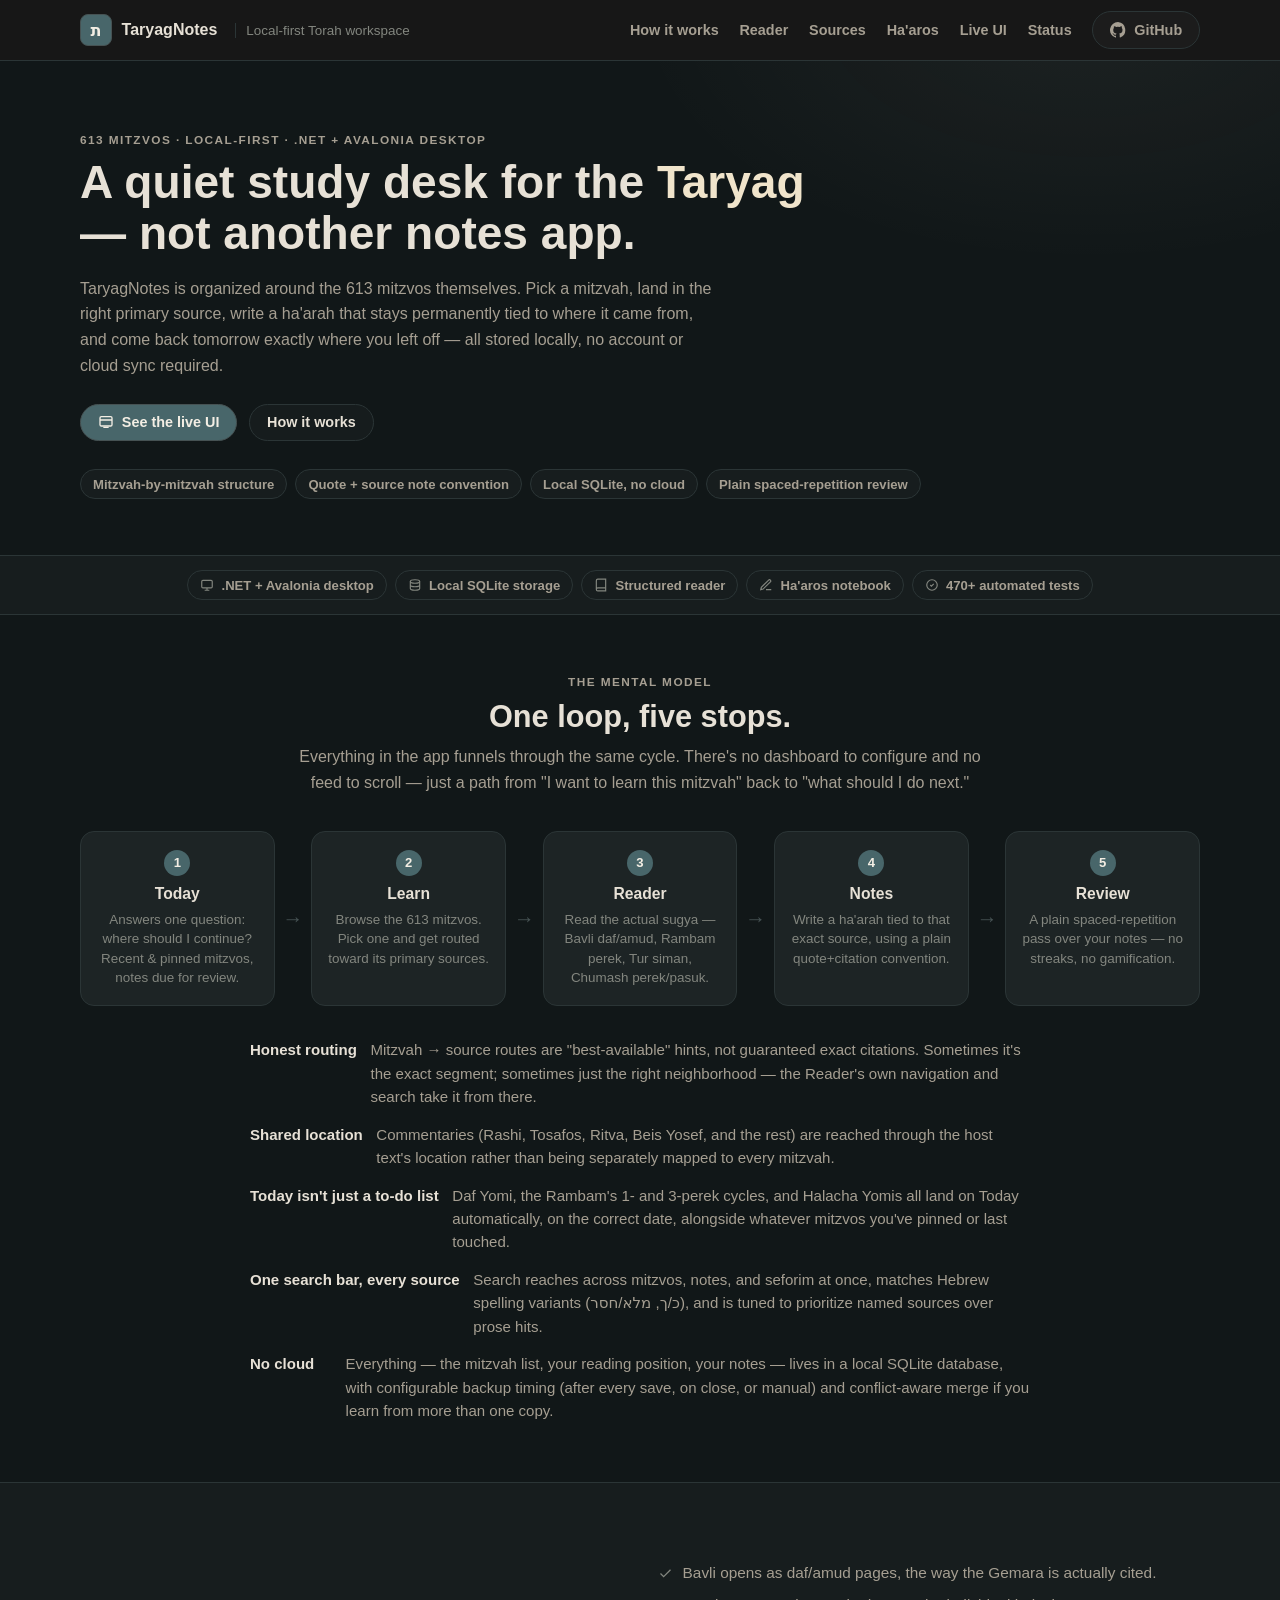
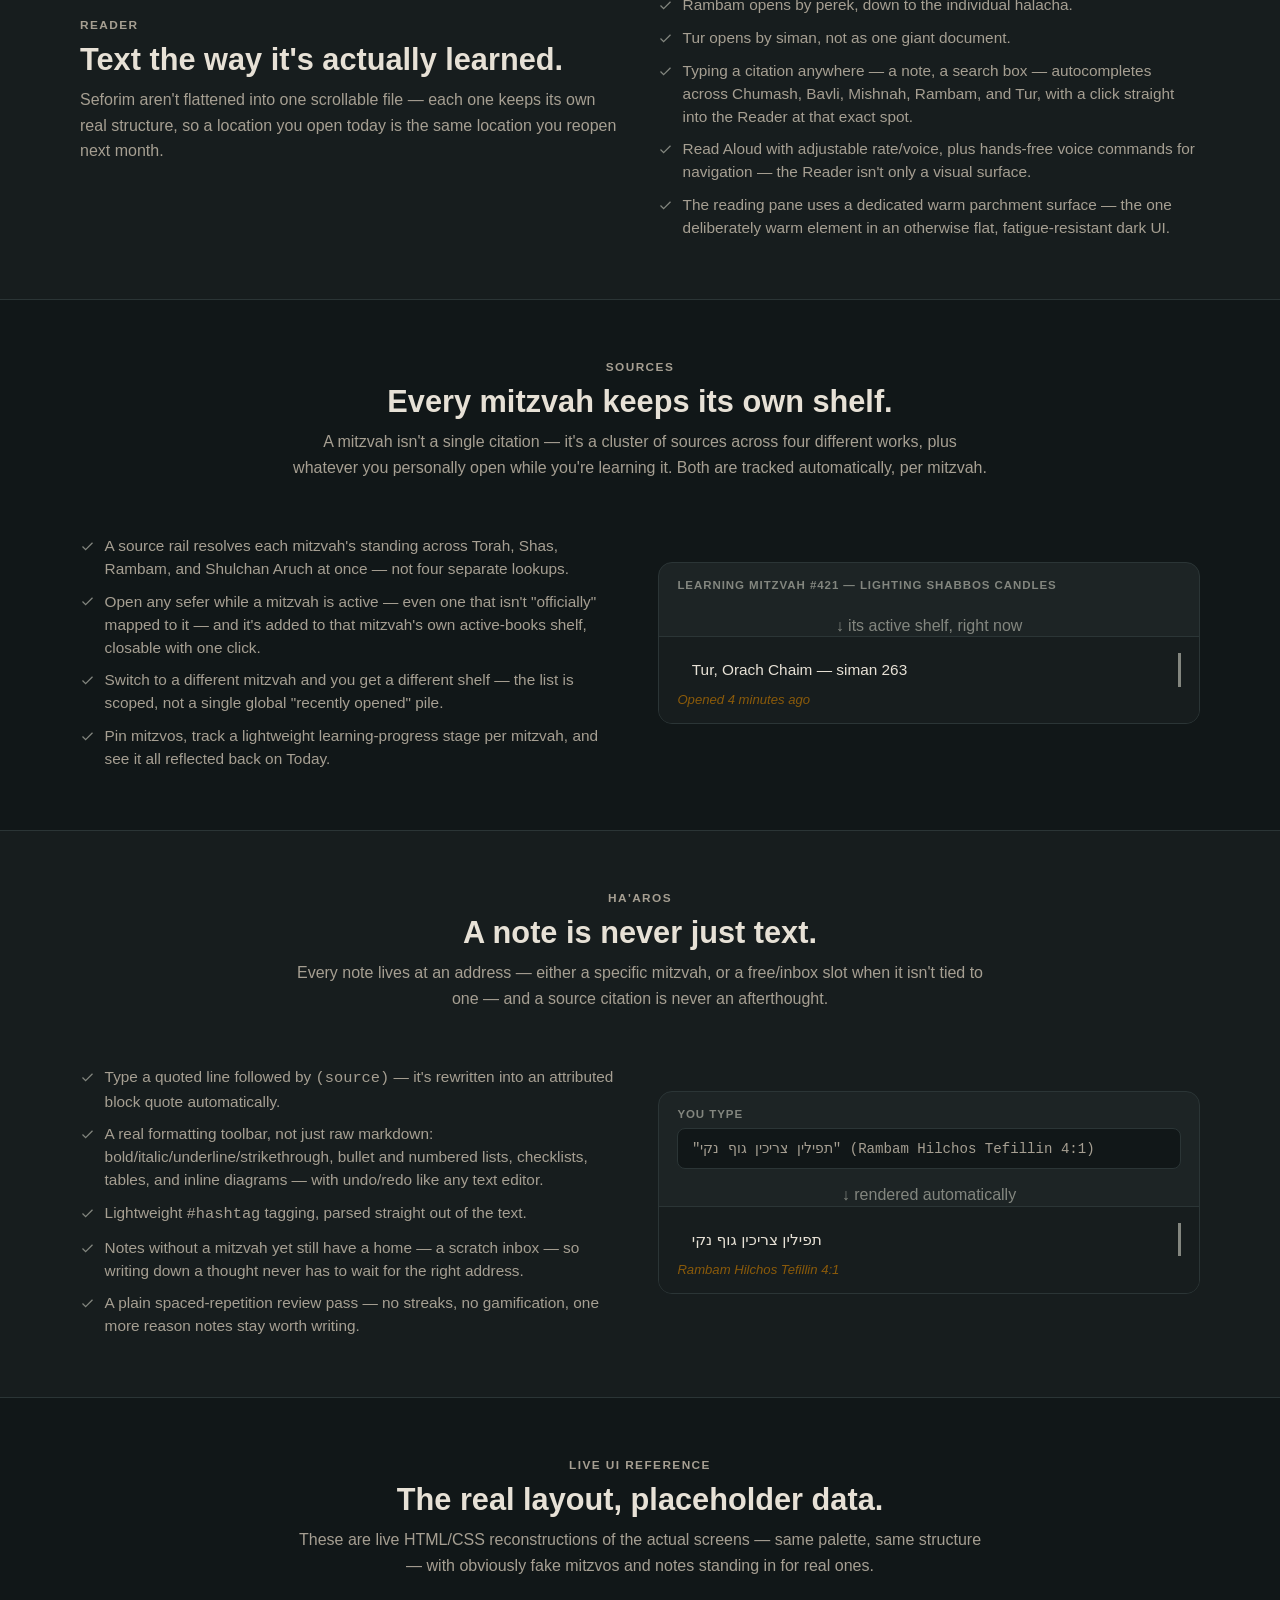
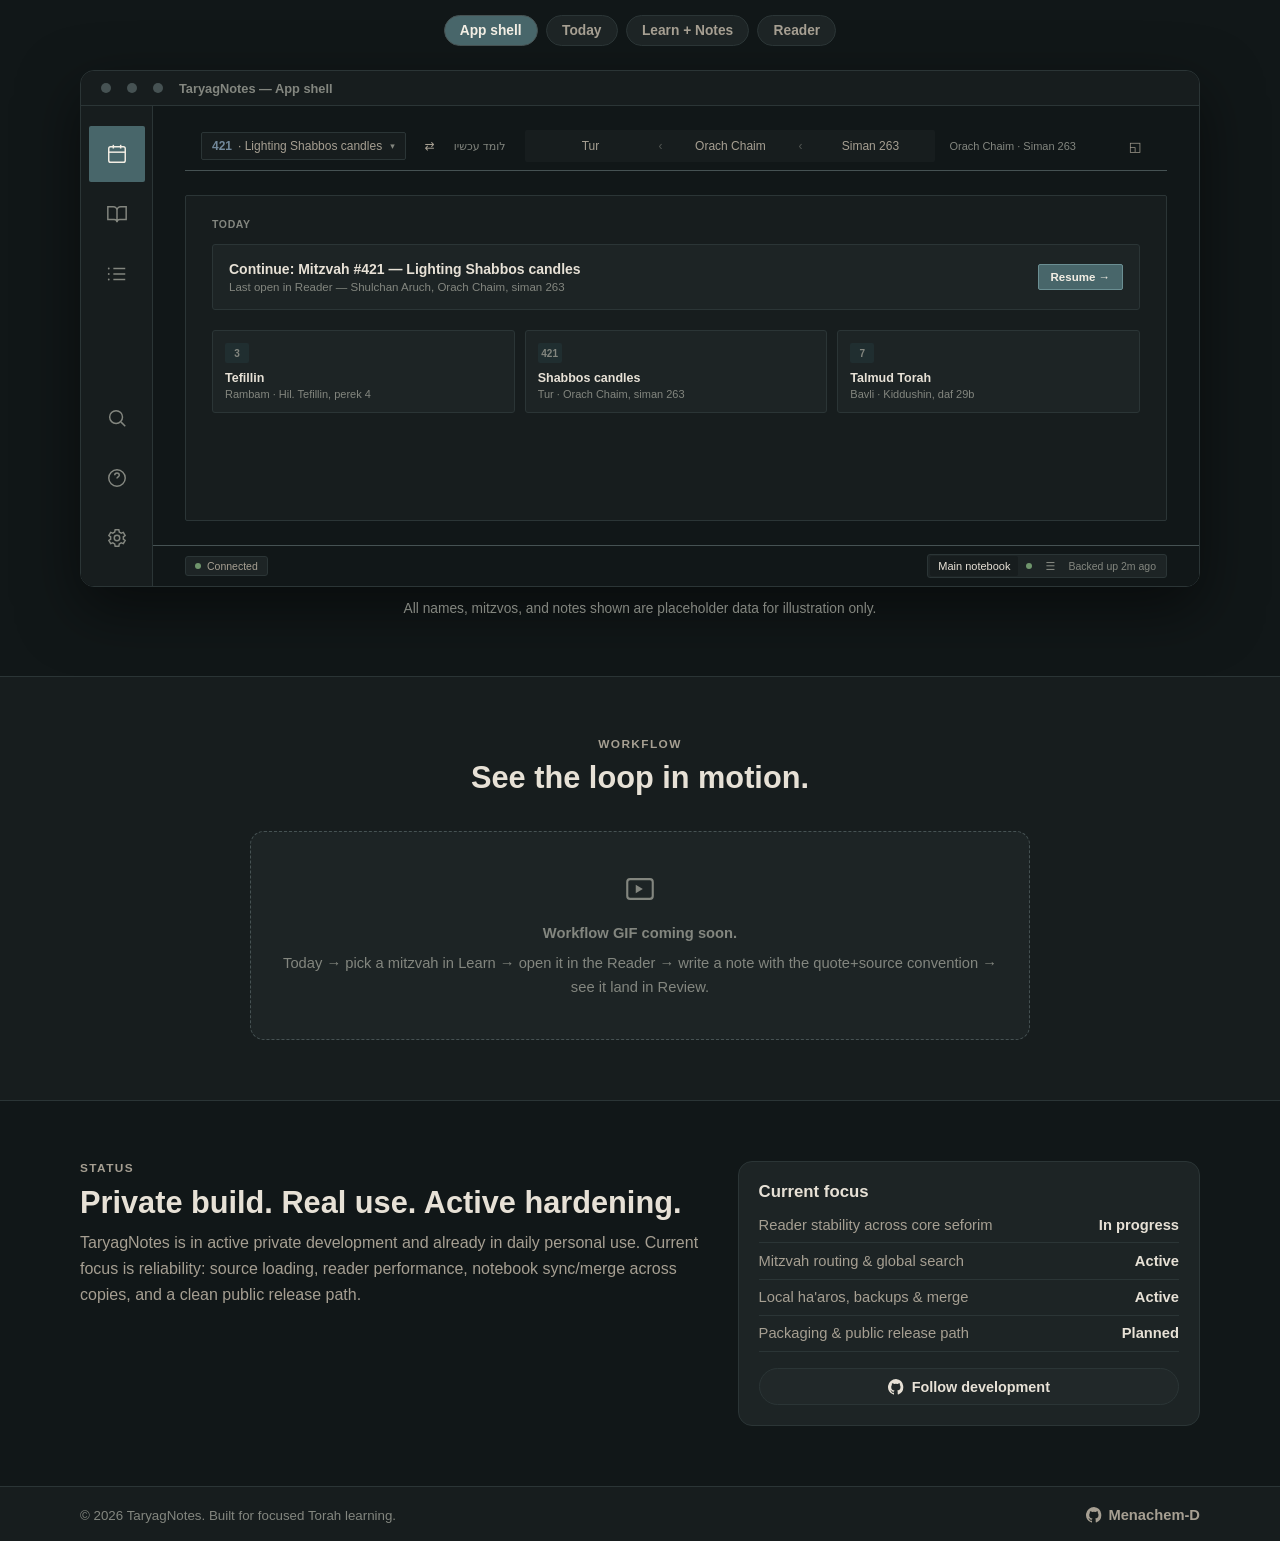
<file: index.html>
<!DOCTYPE html>
<html lang="en" dir="ltr">
<head>
  <meta charset="utf-8" />
  <meta name="viewport" content="width=device-width, initial-scale=1" />
  <meta name="color-scheme" content="dark" />

  <title>TaryagNotes | A local-first Torah learning workspace</title>

  <meta
    name="description"
    content="TaryagNotes is a local-first desktop workspace built around the 613 mitzvos: cross-referenced sources across Chumash, Shas, Rambam and Tur, a structured Reader with citation autocomplete, source-linked ha'aros with a quote+source convention, daily learning (Daf Yomi, Rambam cycles) that surfaces on its own, and spaced-repetition review — all local, no cloud required."
  />
  <meta
    name="keywords"
    content="TaryagNotes, Taryag mitzvos, 613 mitzvos, Torah software, Beis Midrash, mitzvah learning, ha'aros, chiddushim, Chumash, Shas, Bavli, Mishneh Torah, Rambam, Arbaah Turim, Tur, Daf Yomi, citation autocomplete, cross-reference, Torah notes, local-first, Avalonia, SQLite, spaced repetition"
  />

  <meta property="og:title" content="TaryagNotes | A local-first Torah learning workspace" />
  <meta
    property="og:description"
    content="Built around the 613 mitzvos: Today → Learn → Reader → Notes → Review. Local-first, source-linked, no cloud required."
  />
  <meta property="og:type" content="website" />
  <meta property="og:locale" content="en_US" />

  <meta name="twitter:card" content="summary" />
  <meta name="twitter:title" content="TaryagNotes | A local-first Torah learning workspace" />
  <meta
    name="twitter:description"
    content="Built around the 613 mitzvos: Today → Learn → Reader → Notes → Review. Local-first, source-linked, no cloud required."
  />

  <link rel="icon" href="assets/favicon.ico" />
  <link rel="stylesheet" href="css/style.css" />

  <script type="application/ld+json">
  {
    "@context": "https://schema.org",
    "@type": "SoftwareApplication",
    "name": "TaryagNotes",
    "applicationCategory": "EducationalApplication",
    "operatingSystem": "Windows, macOS, Linux",
    "description": "A local-first desktop workspace for learning the 613 mitzvos: a mitzvah browser cross-referenced across Chumash, Shas, Rambam and Tur, a structured reader with citation autocomplete and daily learning integration, and a source-linked notes system with spaced review.",
    "creator": { "@type": "Person", "name": "Menachem D" }
  }
  </script>
</head>

<body>
  <a class="skip-link" href="#main">Skip to content</a>

  <nav class="site-nav" aria-label="Primary">
    <div class="container nav-row">
      <a class="brand" href="#home" aria-label="TaryagNotes home">
        <span class="brand-mark" aria-hidden="true">ת</span>
        <span class="brand-title">TaryagNotes</span>
        <span class="brand-sub">Local-first Torah workspace</span>
      </a>

      <button class="nav-toggle" id="navToggle" aria-expanded="false" aria-controls="siteNavLinks" aria-label="Toggle navigation">
        <svg viewBox="0 0 24 24" width="18" height="18" fill="none" stroke="currentColor" stroke-width="2"><path d="M4 7h16M4 12h16M4 17h16"/></svg>
      </button>

      <ul class="nav-links" id="siteNavLinks">
        <li><a href="#how-it-works">How it works</a></li>
        <li><a href="#reader">Reader</a></li>
        <li><a href="#sources">Sources</a></li>
        <li><a href="#notes">Ha'aros</a></li>
        <li><a href="#ui-reference">Live UI</a></li>
        <li><a href="#status">Status</a></li>
        <li>
          <a href="https://github.com/Menachem-D" target="_blank" rel="noopener" class="btn btn-ghost">
            <svg viewBox="0 0 16 16" fill="currentColor"><path d="M8 0a8 8 0 0 0-2.53 15.59c.4.07.55-.17.55-.38l-.01-1.49c-2.01.44-2.44-.97-2.44-.97-.33-.84-.81-1.06-.81-1.06-.66-.45.05-.44.05-.44.73.05 1.12.75 1.12.75.65 1.11 1.7.79 2.12.6.07-.48.26-.79.46-.98-1.6-.18-3.29-.8-3.29-3.57 0-.79.28-1.43.75-1.94-.08-.18-.33-.92.07-1.92 0 0 .61-.2 2 .74a6.9 6.9 0 0 1 3.64 0c1.39-.94 2-.74 2-.74.4 1 .15 1.74.07 1.92.47.51.75 1.15.75 1.94 0 2.78-1.69 3.39-3.3 3.57.27.23.5.68.5 1.37l-.01 2.03c0 .2.14.44.55.37A8 8 0 0 0 8 0Z"/></svg>
            GitHub
          </a>
        </li>
      </ul>
    </div>
  </nav>

  <header id="home" class="hero">
    <div class="container">
      <p class="eyebrow">613 mitzvos · local-first · .NET + Avalonia desktop</p>
      <h1 class="hero-title">A quiet study desk for the <span class="accent-word">Taryag</span> — not another notes app.</h1>
      <p class="hero-lede">
        TaryagNotes is organized around the 613 mitzvos themselves. Pick a mitzvah, land in the right primary
        source, write a ha'arah that stays permanently tied to where it came from, and come back tomorrow exactly
        where you left off — all stored locally, no account or cloud sync required.
      </p>

      <div class="hero-actions">
        <a href="#ui-reference" class="btn btn-accent">
          <svg viewBox="0 0 24 24" fill="none" stroke="currentColor" stroke-width="2"><rect x="3" y="4" width="18" height="14" rx="2"/><path d="M3 9h18M8 20h8"/></svg>
          See the live UI
        </a>
        <a href="#how-it-works" class="btn btn-ghost">How it works</a>
      </div>

      <div class="hero-proof">
        <span class="pill">Mitzvah-by-mitzvah structure</span>
        <span class="pill">Quote + source note convention</span>
        <span class="pill">Local SQLite, no cloud</span>
        <span class="pill">Plain spaced-repetition review</span>
      </div>
    </div>
  </header>

  <section class="band" aria-label="Technology strip">
    <div class="container band-row">
      <span class="pill">
        <svg viewBox="0 0 24 24" fill="none" stroke="currentColor" stroke-width="2"><rect x="3" y="4" width="18" height="13" rx="2"/><path d="M8 21h8M12 17v4"/></svg>
        .NET + Avalonia desktop
      </span>
      <span class="pill">
        <svg viewBox="0 0 24 24" fill="none" stroke="currentColor" stroke-width="2"><ellipse cx="12" cy="6" rx="8" ry="3"/><path d="M4 6v6c0 1.66 3.58 3 8 3s8-1.34 8-3V6M4 12v6c0 1.66 3.58 3 8 3s8-1.34 8-3v-6"/></svg>
        Local SQLite storage
      </span>
      <span class="pill">
        <svg viewBox="0 0 24 24" fill="none" stroke="currentColor" stroke-width="2"><path d="M4 19.5A2.5 2.5 0 0 1 6.5 17H20M4 19.5A2.5 2.5 0 0 0 6.5 22H20V2H6.5A2.5 2.5 0 0 0 4 4.5v15Z"/></svg>
        Structured reader
      </span>
      <span class="pill">
        <svg viewBox="0 0 24 24" fill="none" stroke="currentColor" stroke-width="2"><path d="M12 20h9M16.5 3.5a2.12 2.12 0 0 1 3 3L7 19l-4 1 1-4Z"/></svg>
        Ha'aros notebook
      </span>
      <span class="pill">
        <svg viewBox="0 0 24 24" fill="none" stroke="currentColor" stroke-width="2"><path d="M9 12l2 2 4-4"/><circle cx="12" cy="12" r="9"/></svg>
        470+ automated tests
      </span>
    </div>
  </section>

  <main id="main">
    <section id="how-it-works" class="section">
      <div class="container">
        <div class="section-head">
          <p class="eyebrow">The mental model</p>
          <h2 class="section-title">One loop, five stops.</h2>
          <p class="section-sub">
            Everything in the app funnels through the same cycle. There's no dashboard to configure and no feed to
            scroll — just a path from "I want to learn this mitzvah" back to "what should I do next."
          </p>
        </div>

        <div class="flow">
          <div class="flow-step"><span class="flow-index">1</span><h3>Today</h3><p>Answers one question: where should I continue? Recent &amp; pinned mitzvos, notes due for review.</p></div>
          <div class="flow-arrow" aria-hidden="true">→</div>
          <div class="flow-step"><span class="flow-index">2</span><h3>Learn</h3><p>Browse the 613 mitzvos. Pick one and get routed toward its primary sources.</p></div>
          <div class="flow-arrow" aria-hidden="true">→</div>
          <div class="flow-step"><span class="flow-index">3</span><h3>Reader</h3><p>Read the actual sugya — Bavli daf/amud, Rambam perek, Tur siman, Chumash perek/pasuk.</p></div>
          <div class="flow-arrow" aria-hidden="true">→</div>
          <div class="flow-step"><span class="flow-index">4</span><h3>Notes</h3><p>Write a ha'arah tied to that exact source, using a plain quote+citation convention.</p></div>
          <div class="flow-arrow" aria-hidden="true">→</div>
          <div class="flow-step"><span class="flow-index">5</span><h3>Review</h3><p>A plain spaced-repetition pass over your notes — no streaks, no gamification.</p></div>
        </div>

        <div class="flow-detail">
          <div class="flow-detail-row"><strong>Honest routing</strong><span>Mitzvah → source routes are "best-available" hints, not guaranteed exact citations. Sometimes it's the exact segment; sometimes just the right neighborhood — the Reader's own navigation and search take it from there.</span></div>
          <div class="flow-detail-row"><strong>Shared location</strong><span>Commentaries (Rashi, Tosafos, Ritva, Beis Yosef, and the rest) are reached through the host text's location rather than being separately mapped to every mitzvah.</span></div>
          <div class="flow-detail-row"><strong>Today isn't just a to-do list</strong><span>Daf Yomi, the Rambam's 1‑ and 3‑perek cycles, and Halacha Yomis all land on Today automatically, on the correct date, alongside whatever mitzvos you've pinned or last touched.</span></div>
          <div class="flow-detail-row"><strong>One search bar, every source</strong><span>Search reaches across mitzvos, notes, and seforim at once, matches Hebrew spelling variants (כ/ך, מלא/חסר), and is tuned to prioritize named sources over prose hits.</span></div>
          <div class="flow-detail-row"><strong>No cloud</strong><span>Everything — the mitzvah list, your reading position, your notes — lives in a local SQLite database, with configurable backup timing (after every save, on close, or manual) and conflict-aware merge if you learn from more than one copy.</span></div>
        </div>
      </div>
    </section>

    <section id="reader" class="section section-alt">
      <div class="container">
        <div class="feature-split">
          <div>
            <p class="eyebrow">Reader</p>
            <h2 class="section-title">Text the way it's actually learned.</h2>
            <p class="section-sub">
              Seforim aren't flattened into one scrollable file — each one keeps its own real structure, so a
              location you open today is the same location you reopen next month.
            </p>
          </div>
          <ul class="bullets">
            <li><svg viewBox="0 0 24 24" fill="none" stroke="currentColor" stroke-width="2"><path d="M20 6 9 17l-5-5"/></svg><span>Bavli opens as daf/amud pages, the way the Gemara is actually cited.</span></li>
            <li><svg viewBox="0 0 24 24" fill="none" stroke="currentColor" stroke-width="2"><path d="M20 6 9 17l-5-5"/></svg><span>Rambam opens by perek, down to the individual halacha.</span></li>
            <li><svg viewBox="0 0 24 24" fill="none" stroke="currentColor" stroke-width="2"><path d="M20 6 9 17l-5-5"/></svg><span>Tur opens by siman, not as one giant document.</span></li>
            <li><svg viewBox="0 0 24 24" fill="none" stroke="currentColor" stroke-width="2"><path d="M20 6 9 17l-5-5"/></svg><span>Typing a citation anywhere — a note, a search box — autocompletes across Chumash, Bavli, Mishnah, Rambam, and Tur, with a click straight into the Reader at that exact spot.</span></li>
            <li><svg viewBox="0 0 24 24" fill="none" stroke="currentColor" stroke-width="2"><path d="M20 6 9 17l-5-5"/></svg><span>Read Aloud with adjustable rate/voice, plus hands-free voice commands for navigation — the Reader isn't only a visual surface.</span></li>
            <li><svg viewBox="0 0 24 24" fill="none" stroke="currentColor" stroke-width="2"><path d="M20 6 9 17l-5-5"/></svg><span>The reading pane uses a dedicated warm parchment surface — the one deliberately warm element in an otherwise flat, fatigue-resistant dark UI.</span></li>
          </ul>
        </div>
      </div>
    </section>

    <section id="sources" class="section">
      <div class="container">
        <div class="section-head">
          <p class="eyebrow">Sources</p>
          <h2 class="section-title">Every mitzvah keeps its own shelf.</h2>
          <p class="section-sub">
            A mitzvah isn't a single citation — it's a cluster of sources across four different works, plus
            whatever you personally open while you're learning it. Both are tracked automatically, per mitzvah.
          </p>
        </div>

        <div class="feature-split">
          <ul class="bullets">
            <li><svg viewBox="0 0 24 24" fill="none" stroke="currentColor" stroke-width="2"><path d="M20 6 9 17l-5-5"/></svg><span>A source rail resolves each mitzvah's standing across Torah, Shas, Rambam, and Shulchan Aruch at once — not four separate lookups.</span></li>
            <li><svg viewBox="0 0 24 24" fill="none" stroke="currentColor" stroke-width="2"><path d="M20 6 9 17l-5-5"/></svg><span>Open any sefer while a mitzvah is active — even one that isn't "officially" mapped to it — and it's added to that mitzvah's own active-books shelf, closable with one click.</span></li>
            <li><svg viewBox="0 0 24 24" fill="none" stroke="currentColor" stroke-width="2"><path d="M20 6 9 17l-5-5"/></svg><span>Switch to a different mitzvah and you get a different shelf — the list is scoped, not a single global "recently opened" pile.</span></li>
            <li><svg viewBox="0 0 24 24" fill="none" stroke="currentColor" stroke-width="2"><path d="M20 6 9 17l-5-5"/></svg><span>Pin mitzvos, track a lightweight learning-progress stage per mitzvah, and see it all reflected back on Today.</span></li>
          </ul>

          <div class="quote-demo">
            <div class="quote-demo-row">
              <div class="quote-demo-label">Learning Mitzvah #421 — lighting Shabbos candles</div>
            </div>
            <div class="quote-demo-arrow">↓ its active shelf, right now</div>
            <div class="quote-demo-row quote-demo-rendered">
              <div class="rendered-quote"><p>Tur, Orach Chaim — siman 263</p></div>
              <div class="rendered-source">Opened 4 minutes ago</div>
            </div>
          </div>
        </div>
      </div>
    </section>

    <section id="notes" class="section section-alt">
      <div class="container">
        <div class="section-head">
          <p class="eyebrow">Ha'aros</p>
          <h2 class="section-title">A note is never just text.</h2>
          <p class="section-sub">
            Every note lives at an address — either a specific mitzvah, or a free/inbox slot when it isn't tied to
            one — and a source citation is never an afterthought.
          </p>
        </div>

        <div class="feature-split">
          <ul class="bullets">
            <li><svg viewBox="0 0 24 24" fill="none" stroke="currentColor" stroke-width="2"><path d="M20 6 9 17l-5-5"/></svg><span>Type a quoted line followed by <code>(source)</code> — it's rewritten into an attributed block quote automatically.</span></li>
            <li><svg viewBox="0 0 24 24" fill="none" stroke="currentColor" stroke-width="2"><path d="M20 6 9 17l-5-5"/></svg><span>A real formatting toolbar, not just raw markdown: bold/italic/underline/strikethrough, bullet and numbered lists, checklists, tables, and inline diagrams — with undo/redo like any text editor.</span></li>
            <li><svg viewBox="0 0 24 24" fill="none" stroke="currentColor" stroke-width="2"><path d="M20 6 9 17l-5-5"/></svg><span>Lightweight <code>#hashtag</code> tagging, parsed straight out of the text.</span></li>
            <li><svg viewBox="0 0 24 24" fill="none" stroke="currentColor" stroke-width="2"><path d="M20 6 9 17l-5-5"/></svg><span>Notes without a mitzvah yet still have a home — a scratch inbox — so writing down a thought never has to wait for the right address.</span></li>
            <li><svg viewBox="0 0 24 24" fill="none" stroke="currentColor" stroke-width="2"><path d="M20 6 9 17l-5-5"/></svg><span>A plain spaced-repetition review pass — no streaks, no gamification, one more reason notes stay worth writing.</span></li>
          </ul>

          <div class="quote-demo">
            <div class="quote-demo-row">
              <div class="quote-demo-label">You type</div>
              <div class="quote-demo-typed">"תפילין צריכין גוף נקי" (Rambam Hilchos Tefillin 4:1)</div>
            </div>
            <div class="quote-demo-arrow">↓ rendered automatically</div>
            <div class="quote-demo-row quote-demo-rendered">
              <div class="rendered-quote"><p>תפילין צריכין גוף נקי</p></div>
              <div class="rendered-source">Rambam Hilchos Tefillin 4:1</div>
            </div>
          </div>
        </div>
      </div>
    </section>

    <section id="ui-reference" class="section">
      <div class="container">
        <div class="section-head">
          <p class="eyebrow">Live UI reference</p>
          <h2 class="section-title">The real layout, placeholder data.</h2>
          <p class="section-sub">
            These are live HTML/CSS reconstructions of the actual screens — same palette, same structure — with
            obviously fake mitzvos and notes standing in for real ones.
          </p>
        </div>

        <div class="mockup-tabs" role="tablist" aria-label="UI reference screen">
          <button class="mockup-tab" role="tab" aria-selected="true" data-target="tab-shell">App shell</button>
          <button class="mockup-tab" role="tab" aria-selected="false" data-target="tab-today">Today</button>
          <button class="mockup-tab" role="tab" aria-selected="false" data-target="tab-learn">Learn + Notes</button>
          <button class="mockup-tab" role="tab" aria-selected="false" data-target="tab-reader">Reader</button>
        </div>

        <div class="window-frame">
          <div class="window-titlebar">
            <span class="window-dot"></span><span class="window-dot"></span><span class="window-dot"></span>
            <span id="mockupTitle">TaryagNotes — App shell</span>
          </div>
          <div class="mockup-panel is-active" id="tab-shell"><iframe src="mockup/shell.html" title="App shell mockup" loading="lazy"></iframe></div>
          <div class="mockup-panel" id="tab-today"><iframe src="mockup/today.html" title="Today dashboard mockup" loading="lazy"></iframe></div>
          <div class="mockup-panel" id="tab-learn"><iframe src="mockup/learn.html" title="Learn and notes mockup" loading="lazy"></iframe></div>
          <div class="mockup-panel" id="tab-reader"><iframe src="mockup/reader.html" title="Reader mockup" loading="lazy"></iframe></div>
        </div>
        <p class="mockup-caption">All names, mitzvos, and notes shown are placeholder data for illustration only.</p>
      </div>
    </section>

    <section id="workflow" class="section section-alt">
      <div class="container">
        <div class="section-head">
          <p class="eyebrow">Workflow</p>
          <h2 class="section-title">See the loop in motion.</h2>
        </div>
        <div class="gif-placeholder">
          <svg viewBox="0 0 24 24" fill="none" stroke="currentColor" stroke-width="1.5"><rect x="3" y="5" width="18" height="14" rx="2"/><path d="m9 9 5 3-5 3Z" fill="currentColor" stroke="none"/></svg>
          <p><strong>Workflow GIF coming soon.</strong></p>
          <p>Today → pick a mitzvah in Learn → open it in the Reader → write a note with the quote+source convention → see it land in Review.</p>
        </div>
      </div>
    </section>

    <section id="status" class="section">
      <div class="container">
        <div class="status-grid">
          <div>
            <p class="eyebrow">Status</p>
            <h2 class="section-title">Private build. Real use. Active hardening.</h2>
            <p class="section-sub">
              TaryagNotes is in active private development and already in daily personal use. Current focus is
              reliability: source loading, reader performance, notebook sync/merge across copies, and a clean
              public release path.
            </p>
          </div>
          <div class="panel">
            <h3>Current focus</h3>
            <ul class="status-list">
              <li><span>Reader stability across core seforim</span><strong>In progress</strong></li>
              <li><span>Mitzvah routing &amp; global search</span><strong>Active</strong></li>
              <li><span>Local ha'aros, backups &amp; merge</span><strong>Active</strong></li>
              <li><span>Packaging &amp; public release path</span><strong>Planned</strong></li>
            </ul>
            <a href="https://github.com/Menachem-D" class="btn btn-ghost" target="_blank" rel="noopener" style="width:100%; justify-content:center;">
              <svg viewBox="0 0 16 16" fill="currentColor"><path d="M8 0a8 8 0 0 0-2.53 15.59c.4.07.55-.17.55-.38l-.01-1.49c-2.01.44-2.44-.97-2.44-.97-.33-.84-.81-1.06-.81-1.06-.66-.45.05-.44.05-.44.73.05 1.12.75 1.12.75.65 1.11 1.7.79 2.12.6.07-.48.26-.79.46-.98-1.6-.18-3.29-.8-3.29-3.57 0-.79.28-1.43.75-1.94-.08-.18-.33-.92.07-1.92 0 0 .61-.2 2 .74a6.9 6.9 0 0 1 3.64 0c1.39-.94 2-.74 2-.74.4 1 .15 1.74.07 1.92.47.51.75 1.15.75 1.94 0 2.78-1.69 3.39-3.3 3.57.27.23.5.68.5 1.37l-.01 2.03c0 .2.14.44.55.37A8 8 0 0 0 8 0Z"/></svg>
              Follow development
            </a>
          </div>
        </div>
      </div>
    </section>
  </main>

  <footer class="footer">
    <div class="container footer-row">
      <small>© <span id="year"></span> TaryagNotes. Built for focused Torah learning.</small>
      <a href="https://github.com/Menachem-D" class="link-soft" target="_blank" rel="noopener">
        <svg viewBox="0 0 16 16" fill="currentColor"><path d="M8 0a8 8 0 0 0-2.53 15.59c.4.07.55-.17.55-.38l-.01-1.49c-2.01.44-2.44-.97-2.44-.97-.33-.84-.81-1.06-.81-1.06-.66-.45.05-.44.05-.44.73.05 1.12.75 1.12.75.65 1.11 1.7.79 2.12.6.07-.48.26-.79.46-.98-1.6-.18-3.29-.8-3.29-3.57 0-.79.28-1.43.75-1.94-.08-.18-.33-.92.07-1.92 0 0 .61-.2 2 .74a6.9 6.9 0 0 1 3.64 0c1.39-.94 2-.74 2-.74.4 1 .15 1.74.07 1.92.47.51.75 1.15.75 1.94 0 2.78-1.69 3.39-3.3 3.57.27.23.5.68.5 1.37l-.01 2.03c0 .2.14.44.55.37A8 8 0 0 0 8 0Z"/></svg>
        Menachem-D
      </a>
    </div>
  </footer>

  <script>
    document.getElementById("year").textContent = new Date().getFullYear();

    var navToggle = document.getElementById("navToggle");
    var navLinks = document.getElementById("siteNavLinks");
    navToggle.addEventListener("click", function () {
      var isOpen = navLinks.classList.toggle("is-open");
      navToggle.setAttribute("aria-expanded", String(isOpen));
    });
    navLinks.querySelectorAll("a").forEach(function (link) {
      link.addEventListener("click", function () {
        navLinks.classList.remove("is-open");
        navToggle.setAttribute("aria-expanded", "false");
      });
    });

    var tabTitles = { "tab-shell": "TaryagNotes — App shell", "tab-today": "TaryagNotes — Today", "tab-learn": "TaryagNotes — Learn + Notes", "tab-reader": "TaryagNotes — Reader" };
    var tabs = document.querySelectorAll(".mockup-tab");
    var panels = document.querySelectorAll(".mockup-panel");
    var mockupTitle = document.getElementById("mockupTitle");
    tabs.forEach(function (tab) {
      tab.addEventListener("click", function () {
        tabs.forEach(function (t) { t.setAttribute("aria-selected", "false"); });
        panels.forEach(function (p) { p.classList.remove("is-active"); });
        tab.setAttribute("aria-selected", "true");
        var target = document.getElementById(tab.dataset.target);
        target.classList.add("is-active");
        mockupTitle.textContent = tabTitles[tab.dataset.target];
      });
    });
  </script>
</body>
</html>
</file>
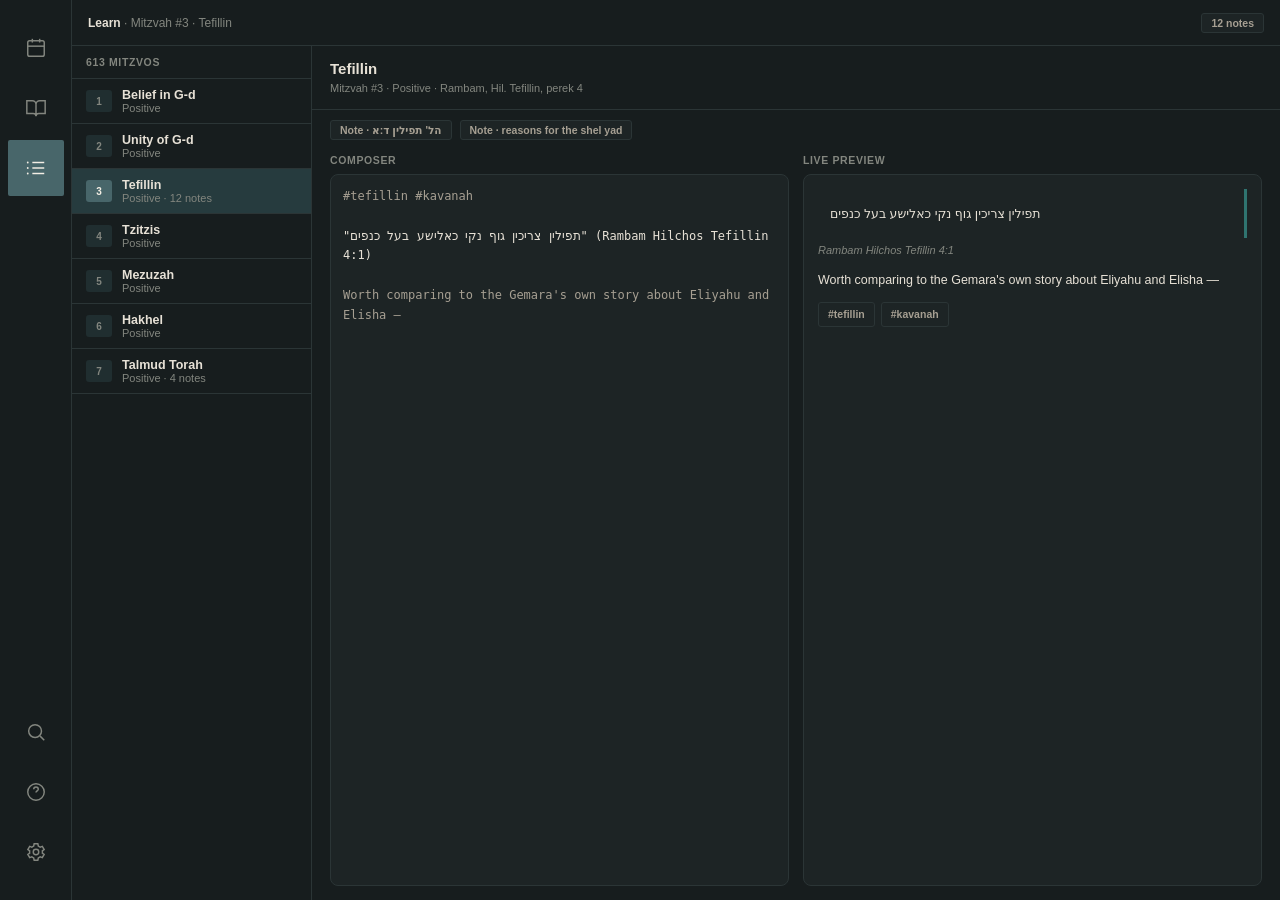
<file: mockup/learn.html>
<!DOCTYPE html>
<html lang="en">
<head>
<meta charset="utf-8" />
<meta name="viewport" content="width=device-width, initial-scale=1" />
<title>TaryagNotes — Learn (UI reference, placeholder data)</title>
<link rel="stylesheet" href="mockup.css" />
<style>
  .learn-body{ display: flex; flex: 1; min-height: 0; }
  .mitzvah-list{ flex: none; width: 240px; border-right: 1px solid var(--divider); background: var(--bg-surface); }
  .notes-pane{ flex: 1; min-width: 0; display: flex; flex-direction: column; background: var(--bg-surface); }
  .mitzvah-header{ padding: 14px 18px; border-bottom: 1px solid var(--divider); }
  .mitzvah-header h2{ margin: 0 0 3px; font-size: 15px; }
  .mitzvah-header span{ font-size: 11px; color: var(--text-muted); }

  .note-list-mini{ padding: 10px 18px 0; display: flex; gap: 8px; flex-wrap: wrap; }

  .composer-wrap{ flex: 1; min-height: 0; display: flex; padding: 14px 18px; gap: 14px; }
  .composer-col{ flex: 1; min-width: 0; display: flex; flex-direction: column; }
  .composer-col h5, .preview-col h5{
    margin: 0 0 8px; font-size: 10.5px; font-weight: 700; letter-spacing: .06em;
    text-transform: uppercase; color: var(--text-muted);
  }
  .composer-box{
    flex: 1;
    background: var(--editor-bg);
    border: 1px solid var(--border-subtle);
    border-radius: 8px;
    padding: 12px;
    font-family: "Cascadia Mono", Consolas, monospace;
    font-size: 12px;
    line-height: 1.65;
    color: var(--text-secondary);
    white-space: pre-wrap;
  }
  .composer-box .hl{ color: var(--text-primary); }
  .preview-col{ flex: 1; min-width: 0; display: flex; flex-direction: column; }
  .preview-box{
    flex: 1;
    background: var(--bg-surface-raised);
    border: 1px solid var(--border-subtle);
    border-radius: 8px;
    padding: 14px;
    font-size: 12.5px;
    line-height: 1.6;
    color: var(--text-primary);
  }
  .rendered-quote{
    border-right: 3px solid #2F7470;
    padding: 2px 12px;
    margin: 0 0 4px;
  }
  .rendered-source{ color: var(--text-muted); font-style: italic; font-size: 11px; padding-right: 12px; }
  .tag-row{ margin-top: 10px; display: flex; gap: 6px; flex-wrap: wrap; }
</style>
</head>
<body>
  <div class="app-shell">
    <nav class="app-rail" aria-label="Primary">
      <div class="rail-group">
        <div class="rail-item" title="Home">
          <svg viewBox="0 0 24 24" fill="none" stroke="currentColor" stroke-width="1.6"><rect x="3" y="4" width="18" height="17" rx="2"/><line x1="16" y1="2" x2="16" y2="6"/><line x1="8" y1="2" x2="8" y2="6"/><line x1="3" y1="10" x2="21" y2="10"/></svg>
        </div>
        <div class="rail-item" title="Learning text">
          <svg viewBox="0 0 24 24" fill="none" stroke="currentColor" stroke-width="1.6"><path d="M2 4h6a4 4 0 0 1 4 4v13a3 3 0 0 0-3-3H2z M22 4h-6a4 4 0 0 0-4 4v13a3 3 0 0 1 3-3h7z"/></svg>
        </div>
        <div class="rail-item is-active" title="Taryag">
          <svg viewBox="0 0 24 24" fill="none" stroke="currentColor" stroke-width="1.6"><line x1="8" y1="6" x2="21" y2="6"/><line x1="8" y1="12" x2="21" y2="12"/><line x1="8" y1="18" x2="21" y2="18"/><circle cx="3" cy="6" r="1" fill="currentColor" stroke="none"/><circle cx="3" cy="12" r="1" fill="currentColor" stroke="none"/><circle cx="3" cy="18" r="1" fill="currentColor" stroke="none"/></svg>
        </div>
      </div>
      <div class="rail-group">
        <div class="rail-item" title="Search Library">
          <svg viewBox="0 0 24 24" fill="none" stroke="currentColor" stroke-width="1.6"><circle cx="11" cy="11" r="7"/><line x1="21" y1="21" x2="16.5" y2="16.5"/></svg>
        </div>
        <div class="rail-item" title="User guide">
          <svg viewBox="0 0 24 24" fill="none" stroke="currentColor" stroke-width="1.6"><circle cx="12" cy="12" r="9"/><path d="M9.5 9a2.5 2.5 0 0 1 5 0c0 1.5-2.5 2-2.5 3.5"/><line x1="12" y1="16.5" x2="12" y2="16.6"/></svg>
        </div>
        <div class="rail-item" title="Settings">
          <svg viewBox="0 0 24 24" fill="none" stroke="currentColor" stroke-width="1.6"><circle cx="12" cy="12" r="3"/><path d="M19 12a7 7 0 0 0-.1-1.2l2-1.5-2-3.4-2.3.9a7 7 0 0 0-2-1.2L14 3h-4l-.6 2.6a7 7 0 0 0-2 1.2l-2.3-.9-2 3.4 2 1.5A7 7 0 0 0 5 12a7 7 0 0 0 .1 1.2l-2 1.5 2 3.4 2.3-.9a7 7 0 0 0 2 1.2L10 21h4l.6-2.6a7 7 0 0 0 2-1.2l2.3.9 2-3.4-2-1.5A7 7 0 0 0 19 12Z"/></svg>
        </div>
      </div>
    </nav>

    <div class="app-main">
      <div class="app-topbar">
        <span class="crumb"><strong>Learn</strong> · Mitzvah #3 · Tefillin</span>
        <span class="chip">12 notes</span>
      </div>

      <div class="learn-body">
        <aside class="mitzvah-list scroll-y">
          <div class="panel-heading">613 mitzvos</div>
          <div class="row-list">
            <div class="list-row"><span class="row-badge">1</span><div><div class="row-title">Belief in G-d</div><div class="row-sub">Positive</div></div></div>
            <div class="list-row"><span class="row-badge">2</span><div><div class="row-title">Unity of G-d</div><div class="row-sub">Positive</div></div></div>
            <div class="list-row is-selected"><span class="row-badge">3</span><div><div class="row-title">Tefillin</div><div class="row-sub">Positive · 12 notes</div></div></div>
            <div class="list-row"><span class="row-badge">4</span><div><div class="row-title">Tzitzis</div><div class="row-sub">Positive</div></div></div>
            <div class="list-row"><span class="row-badge">5</span><div><div class="row-title">Mezuzah</div><div class="row-sub">Positive</div></div></div>
            <div class="list-row"><span class="row-badge">6</span><div><div class="row-title">Hakhel</div><div class="row-sub">Positive</div></div></div>
            <div class="list-row"><span class="row-badge">7</span><div><div class="row-title">Talmud Torah</div><div class="row-sub">Positive · 4 notes</div></div></div>
          </div>
        </aside>

        <section class="notes-pane">
          <div class="mitzvah-header">
            <h2>Tefillin</h2>
            <span>Mitzvah #3 · Positive · Rambam, Hil. Tefillin, perek 4</span>
          </div>

          <div class="note-list-mini">
            <span class="chip">Note · הל' תפילין ד:א</span>
            <span class="chip">Note · reasons for the shel yad</span>
          </div>

          <div class="composer-wrap">
            <div class="composer-col">
              <h5>Composer</h5>
              <div class="composer-box">#tefillin #kavanah

<span class="hl">"תפילין צריכין גוף נקי כאלישע בעל כנפים" (Rambam Hilchos Tefillin 4:1)</span>

Worth comparing to the Gemara's own story about Eliyahu and Elisha —</div>
            </div>
            <div class="preview-col">
              <h5>Live preview</h5>
              <div class="preview-box">
                <div class="rendered-quote">
                  <p>תפילין צריכין גוף נקי כאלישע בעל כנפים</p>
                </div>
                <div class="rendered-source">Rambam Hilchos Tefillin 4:1</div>
                <p style="margin-top:10px;">Worth comparing to the Gemara's own story about Eliyahu and Elisha —</p>
                <div class="tag-row">
                  <span class="chip">#tefillin</span>
                  <span class="chip">#kavanah</span>
                </div>
              </div>
            </div>
          </div>
        </section>
      </div>
    </div>
  </div>
</body>
</html>
</file>
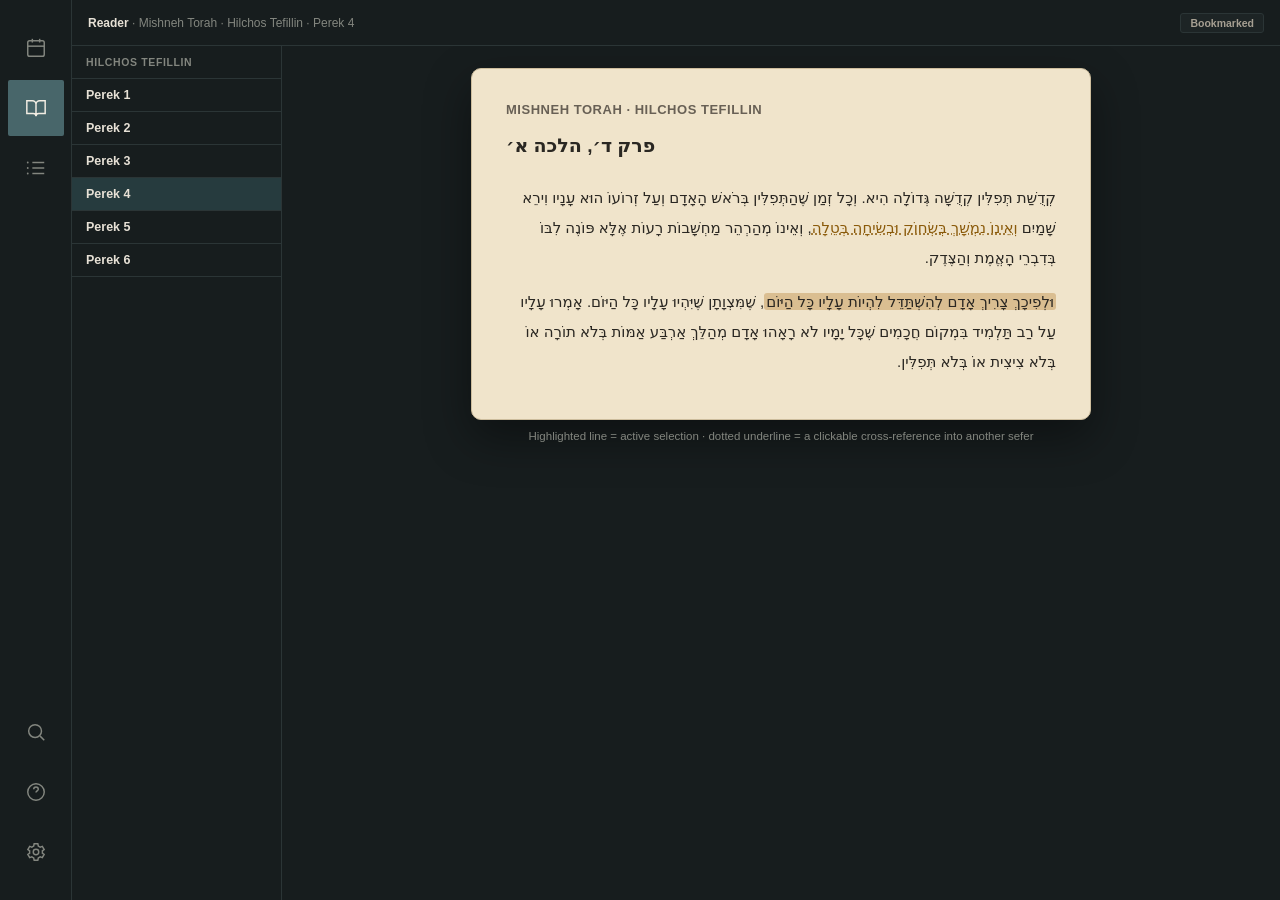
<file: mockup/reader.html>
<!DOCTYPE html>
<html lang="en">
<head>
<meta charset="utf-8" />
<meta name="viewport" content="width=device-width, initial-scale=1" />
<title>TaryagNotes — Reader (UI reference, placeholder data)</title>
<link rel="stylesheet" href="mockup.css" />
<style>
  .reader-body{ display: flex; flex: 1; min-height: 0; }
  .chapter-list{ flex: none; width: 210px; border-right: 1px solid var(--divider); background: var(--bg-surface); }
  .reader-pane-wrap{ flex: 1; min-width: 0; overflow-y: auto; background: var(--bg-surface); padding: 22px; }
  .paper{
    max-width: 620px;
    margin: 0 auto;
    background: var(--paper);
    color: var(--text-on-paper);
    border: 1px solid var(--border-paper);
    border-radius: 10px;
    padding: 28px 34px;
    font-size: 15px;
    line-height: 2;
    box-shadow: 0 18px 46px rgba(0,0,0,.4);
  }
  .paper h3{
    margin: 0 0 4px;
    font-size: 13px;
    font-weight: 700;
    color: var(--text-on-paper-secondary);
    letter-spacing: .04em;
    text-transform: uppercase;
  }
  .paper h2{ margin: 0 0 18px; font-size: 19px; color: var(--text-on-paper); }
  .paper p{ margin: 0 0 14px; direction: rtl; text-align: right; }
  .hebrew-selected{ background: var(--reader-selection); border-radius: 3px; padding: 0 2px; }
  .hebrew-ref{ color: var(--reader-link); text-decoration: underline; text-decoration-style: dotted; cursor: pointer; }
  .paper-caption{
    max-width: 620px;
    margin: 10px auto 0;
    font-size: 11.5px;
    color: var(--text-muted);
    text-align: center;
  }
</style>
</head>
<body>
  <div class="app-shell">
    <nav class="app-rail" aria-label="Primary">
      <div class="rail-group">
        <div class="rail-item" title="Home">
          <svg viewBox="0 0 24 24" fill="none" stroke="currentColor" stroke-width="1.6"><rect x="3" y="4" width="18" height="17" rx="2"/><line x1="16" y1="2" x2="16" y2="6"/><line x1="8" y1="2" x2="8" y2="6"/><line x1="3" y1="10" x2="21" y2="10"/></svg>
        </div>
        <div class="rail-item is-active" title="Learning text">
          <svg viewBox="0 0 24 24" fill="none" stroke="currentColor" stroke-width="1.6"><path d="M2 4h6a4 4 0 0 1 4 4v13a3 3 0 0 0-3-3H2z M22 4h-6a4 4 0 0 0-4 4v13a3 3 0 0 1 3-3h7z"/></svg>
        </div>
        <div class="rail-item" title="Taryag">
          <svg viewBox="0 0 24 24" fill="none" stroke="currentColor" stroke-width="1.6"><line x1="8" y1="6" x2="21" y2="6"/><line x1="8" y1="12" x2="21" y2="12"/><line x1="8" y1="18" x2="21" y2="18"/><circle cx="3" cy="6" r="1" fill="currentColor" stroke="none"/><circle cx="3" cy="12" r="1" fill="currentColor" stroke="none"/><circle cx="3" cy="18" r="1" fill="currentColor" stroke="none"/></svg>
        </div>
      </div>
      <div class="rail-group">
        <div class="rail-item" title="Search Library">
          <svg viewBox="0 0 24 24" fill="none" stroke="currentColor" stroke-width="1.6"><circle cx="11" cy="11" r="7"/><line x1="21" y1="21" x2="16.5" y2="16.5"/></svg>
        </div>
        <div class="rail-item" title="User guide">
          <svg viewBox="0 0 24 24" fill="none" stroke="currentColor" stroke-width="1.6"><circle cx="12" cy="12" r="9"/><path d="M9.5 9a2.5 2.5 0 0 1 5 0c0 1.5-2.5 2-2.5 3.5"/><line x1="12" y1="16.5" x2="12" y2="16.6"/></svg>
        </div>
        <div class="rail-item" title="Settings">
          <svg viewBox="0 0 24 24" fill="none" stroke="currentColor" stroke-width="1.6"><circle cx="12" cy="12" r="3"/><path d="M19 12a7 7 0 0 0-.1-1.2l2-1.5-2-3.4-2.3.9a7 7 0 0 0-2-1.2L14 3h-4l-.6 2.6a7 7 0 0 0-2 1.2l-2.3-.9-2 3.4 2 1.5A7 7 0 0 0 5 12a7 7 0 0 0 .1 1.2l-2 1.5 2 3.4 2.3-.9a7 7 0 0 0 2 1.2L10 21h4l.6-2.6a7 7 0 0 0 2-1.2l2.3.9 2-3.4-2-1.5A7 7 0 0 0 19 12Z"/></svg>
        </div>
      </div>
    </nav>

    <div class="app-main">
      <div class="app-topbar">
        <span class="crumb"><strong>Reader</strong> · Mishneh Torah · Hilchos Tefillin · Perek 4</span>
        <span class="chip">Bookmarked</span>
      </div>

      <div class="reader-body">
        <aside class="chapter-list scroll-y">
          <div class="panel-heading">Hilchos Tefillin</div>
          <div class="row-list">
            <div class="list-row"><div><div class="row-title">Perek 1</div></div></div>
            <div class="list-row"><div><div class="row-title">Perek 2</div></div></div>
            <div class="list-row"><div><div class="row-title">Perek 3</div></div></div>
            <div class="list-row is-selected"><div><div class="row-title">Perek 4</div></div></div>
            <div class="list-row"><div><div class="row-title">Perek 5</div></div></div>
            <div class="list-row"><div><div class="row-title">Perek 6</div></div></div>
          </div>
        </aside>

        <div class="reader-pane-wrap">
          <div class="paper">
            <h3>Mishneh Torah · Hilchos Tefillin</h3>
            <h2>פרק ד׳, הלכה א׳</h2>
            <p>
              קְדֻשַּׁת תְּפִלִּין קְדֻשָּׁה גְּדוֹלָה הִיא. וְכָל זְמַן שֶׁהַתְּפִלִּין בְּרֹאשׁ הָאָדָם וְעַל זְרוֹעוֹ הוּא עָנָיו וִירֵא שָׁמַיִם
              <span class="hebrew-ref">וְאֵינוֹ נִמְשָׁךְ בְּשְׂחוֹק וּבְשִׂיחָה בְּטֵלָה</span>,
              וְאֵינוֹ מְהַרְהֵר מַחְשָׁבוֹת רָעוֹת אֶלָּא פּוֹנֶה לִבּוֹ בְּדִבְרֵי הָאֱמֶת וְהַצֶּדֶק.
            </p>
            <p>
              <span class="hebrew-selected">וּלְפִיכָךְ צָרִיךְ אָדָם לְהִשְׁתַּדֵּל לִהְיוֹת עָלָיו כָּל הַיּוֹם</span>,
              שֶׁמִּצְוָתָן שֶׁיִּהְיוּ עָלָיו כָּל הַיּוֹם. אָמְרוּ עָלָיו עַל רַב תַּלְמִיד בִּמְקוֹם חֲכָמִים
              שֶׁכָּל יָמָיו לֹא רָאָהוּ אָדָם מְהַלֵּךְ אַרְבַּע אַמּוֹת בְּלֹא תוֹרָה אוֹ בְּלֹא צִיצִית אוֹ בְּלֹא תְּפִלִּין.
            </p>
          </div>
          <p class="paper-caption">Highlighted line = active selection · dotted underline = a clickable cross-reference into another sefer</p>
        </div>
      </div>
    </div>
  </div>
</body>
</html>
</file>
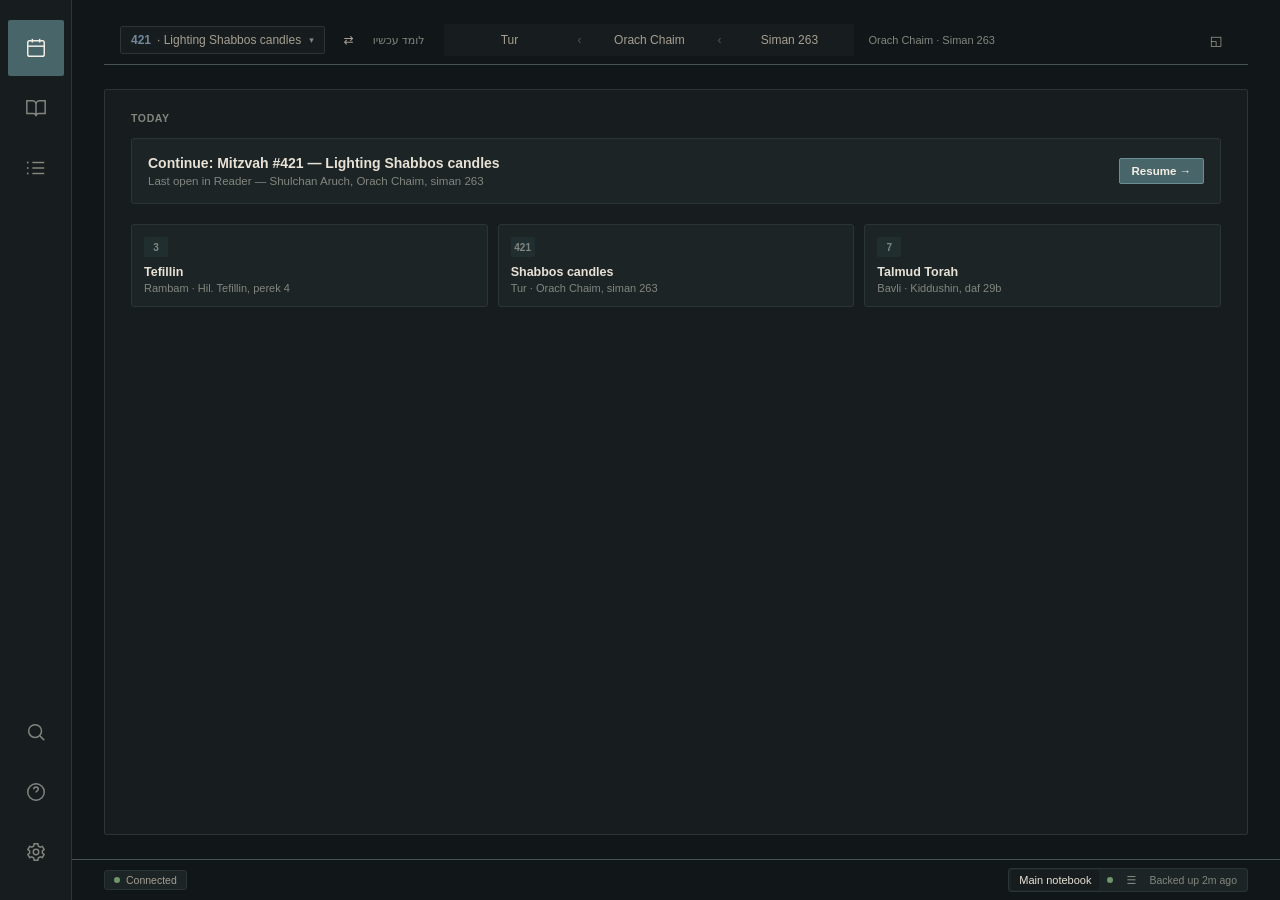
<file: mockup/shell.html>
<!DOCTYPE html>
<html lang="en">
<head>
<meta charset="utf-8" />
<meta name="viewport" content="width=device-width, initial-scale=1" />
<title>TaryagNotes — App shell (UI reference, placeholder data)</title>
<link rel="stylesheet" href="mockup.css" />
<style>
  /* Toolbar sits with a 32px margin off the window edges and shares the
     app's own background (not the chrome tone) - a 1px bottom border is
     the only separation. Matches Border.premium-toolbar exactly. */
  .shell-toolbar{
    margin: 16px 32px 0;
    min-height: 48px;
    display: flex;
    align-items: center;
    gap: 20px;
    padding: 8px 16px;
    background: var(--bg-app);
    border-bottom: 1px solid var(--border-strong);
  }
  .now-learning{ display: flex; align-items: center; gap: 10px; flex: none; }
  .route-combo{
    display: flex;
    align-items: center;
    justify-content: center;
    gap: 6px;
    height: 28px;
    padding: 0 10px;
    background: var(--bg-chrome);
    border: 1px solid var(--border-subtle);
    border-radius: var(--radius-s);
    color: var(--text-secondary);
    font-size: 12px;
    white-space: nowrap;
  }
  .route-combo .num{ color: var(--mitzvah-notes); font-weight: 700; }
  .route-combo .caret{ color: var(--text-muted); font-size: 9px; margin-inline-start: 2px; }
  .link-toggle{
    width: 28px; height: 28px;
    display: flex; align-items: center; justify-content: center;
    border-radius: var(--radius-s);
    color: var(--text-secondary);
    font-size: 12px;
    background: transparent;
  }
  .hud-kicker{ font-size: 11px; color: var(--text-muted); flex: none; }
  .route-pills{ display: flex; align-items: center; gap: 14px; flex: none; }
  .route-pill-group{
    display: flex;
    background: var(--bg-chrome);
    border-radius: var(--radius-s);
    padding: 2px;
  }
  .route-pill-group .route-combo{
    background: transparent;
    border: none;
    width: 126px;
  }
  .route-pill-group .sep{ display:flex; align-items:center; justify-content:center; width: 14px; color: var(--text-muted); opacity: .55; font-size: 12px; }
  .toolbar-spacer{ flex: 1; }
  .toolbar-icon-btn{
    width: 32px; height: 32px;
    display: flex; align-items: center; justify-content: center;
    border-radius: var(--radius-s);
    color: var(--text-secondary);
    background: transparent;
    flex: none;
  }

  /* Content stage - 32px margin on all sides, same as Border.reader-stage */
  .shell-stage{
    flex: 1;
    min-height: 0;
    margin: 24px 32px;
    border: 1px solid var(--border-subtle);
    border-radius: var(--radius-s);
    background: var(--bg-surface);
    overflow-y: auto;
    padding: 22px 26px;
  }
  .stage-kicker{ font-size: 10.5px; font-weight: 700; letter-spacing: .06em; text-transform: uppercase; color: var(--text-muted); margin: 0 0 14px; }
  .resume-card{
    display: flex; align-items: center; justify-content: space-between; gap: 12px;
    border: 1px solid var(--border-subtle);
    background: var(--bg-surface-raised);
    border-radius: var(--radius-m);
    padding: 16px;
    margin-bottom: 20px;
  }
  .resume-card h3{ font-size: 14px; margin: 0 0 4px; color: var(--text-primary); }
  .resume-card p{ font-size: 11.5px; color: var(--text-muted); margin: 0; }
  .today-grid{ display: grid; grid-template-columns: repeat(3, minmax(0,1fr)); gap: 10px; }
  .mitzvah-card{
    border: 1px solid var(--border-subtle);
    background: var(--bg-surface-raised);
    border-radius: var(--radius-m);
    padding: 12px;
  }
  .mitzvah-card .num{
    display: inline-flex; align-items: center; justify-content: center;
    width: 24px; height: 20px; border-radius: var(--radius-s);
    background: var(--bg-hover); color: var(--text-muted);
    font-size: 10px; font-weight: 700; margin-bottom: 8px;
  }
  .mitzvah-card h4{ margin: 0 0 3px; font-size: 12.5px; color: var(--text-primary); }
  .mitzvah-card p{ margin: 0; font-size: 11px; color: var(--text-muted); }

  /* Footer - full-bleed (32px horizontal padding, not margin), two quiet clusters */
  .shell-footer{
    flex: none;
    display: flex;
    align-items: center;
    justify-content: space-between;
    padding: 8px 32px;
    background: var(--bg-app);
    border-top: 1px solid var(--border-strong);
  }
  .status-chip{
    display: inline-flex; align-items: center; gap: 6px;
    border-radius: var(--radius-m);
    border: 1px solid var(--border-subtle);
    background: var(--bg-surface-raised);
    padding: 3px 9px;
    font-size: 10.5px;
    color: var(--text-secondary);
  }
  .status-dot{ width: 6px; height: 6px; border-radius: 50%; background: var(--mitzvah-positive); }
  .footer-pill{
    display: flex; align-items: center; gap: 6px;
    background: var(--bg-surface-raised);
    border: 1px solid var(--border-subtle);
    border-radius: var(--radius-m);
    padding: 2px 6px 2px 2px;
    height: 24px;
  }
  .footer-pill .notebook-name{
    height: 20px; display:flex; align-items:center; padding: 0 8px;
    background: var(--bg-chrome); border-radius: var(--radius-s);
    font-size: 11px; color: var(--text-primary);
  }
  .footer-pill .status-dot{ margin: 0 2px; }
  .footer-pill .manage-btn{
    width: 20px; height: 20px; display:flex; align-items:center; justify-content:center;
    border-radius: var(--radius-s); color: var(--text-muted); font-size: 11px;
  }
  .footer-pill .footer-caption{ font-size: 10.5px; color: var(--text-muted); padding: 0 4px 0 2px; }
</style>
</head>
<body>
  <div class="app-shell">
    <nav class="app-rail" aria-label="Primary">
      <div class="rail-group">
        <div class="rail-item is-active" title="Home">
          <svg viewBox="0 0 24 24" fill="none" stroke="currentColor" stroke-width="1.6"><rect x="3" y="4" width="18" height="17" rx="2"/><line x1="16" y1="2" x2="16" y2="6"/><line x1="8" y1="2" x2="8" y2="6"/><line x1="3" y1="10" x2="21" y2="10"/></svg>
        </div>
        <div class="rail-item" title="Learning text">
          <svg viewBox="0 0 24 24" fill="none" stroke="currentColor" stroke-width="1.6"><path d="M2 4h6a4 4 0 0 1 4 4v13a3 3 0 0 0-3-3H2z M22 4h-6a4 4 0 0 0-4 4v13a3 3 0 0 1 3-3h7z"/></svg>
        </div>
        <div class="rail-item" title="Taryag">
          <svg viewBox="0 0 24 24" fill="none" stroke="currentColor" stroke-width="1.6"><line x1="8" y1="6" x2="21" y2="6"/><line x1="8" y1="12" x2="21" y2="12"/><line x1="8" y1="18" x2="21" y2="18"/><circle cx="3" cy="6" r="1" fill="currentColor" stroke="none"/><circle cx="3" cy="12" r="1" fill="currentColor" stroke="none"/><circle cx="3" cy="18" r="1" fill="currentColor" stroke="none"/></svg>
        </div>
      </div>
      <div class="rail-group">
        <div class="rail-item" title="Search Library">
          <svg viewBox="0 0 24 24" fill="none" stroke="currentColor" stroke-width="1.6"><circle cx="11" cy="11" r="7"/><line x1="21" y1="21" x2="16.5" y2="16.5"/></svg>
        </div>
        <div class="rail-item" title="User guide">
          <svg viewBox="0 0 24 24" fill="none" stroke="currentColor" stroke-width="1.6"><circle cx="12" cy="12" r="9"/><path d="M9.5 9a2.5 2.5 0 0 1 5 0c0 1.5-2.5 2-2.5 3.5"/><line x1="12" y1="16.5" x2="12" y2="16.6"/></svg>
        </div>
        <div class="rail-item" title="Settings">
          <svg viewBox="0 0 24 24" fill="none" stroke="currentColor" stroke-width="1.6"><circle cx="12" cy="12" r="3"/><path d="M19 12a7 7 0 0 0-.1-1.2l2-1.5-2-3.4-2.3.9a7 7 0 0 0-2-1.2L14 3h-4l-.6 2.6a7 7 0 0 0-2 1.2l-2.3-.9-2 3.4 2 1.5A7 7 0 0 0 5 12a7 7 0 0 0 .1 1.2l-2 1.5 2 3.4 2.3-.9a7 7 0 0 0 2 1.2L10 21h4l.6-2.6a7 7 0 0 0 2-1.2l2.3.9 2-3.4-2-1.5A7 7 0 0 0 19 12Z"/></svg>
        </div>
      </div>
    </nav>

    <div class="app-main">
      <div class="shell-toolbar">
        <div class="now-learning">
          <div class="route-combo"><span class="num">421</span> · Lighting Shabbos candles <span class="caret">▾</span></div>
          <div class="link-toggle" title="Route linked to this mitzvah">⇄</div>
          <span class="hud-kicker">לומד עכשיו</span>
        </div>

        <div class="route-pills">
          <div class="route-pill-group">
            <div class="route-combo">Tur</div>
            <div class="sep">‹</div>
            <div class="route-combo">Orach Chaim</div>
            <div class="sep">‹</div>
            <div class="route-combo">Siman 263</div>
          </div>
          <span class="hud-kicker">Orach Chaim · Siman 263</span>
        </div>

        <div class="toolbar-spacer"></div>
        <div class="toolbar-icon-btn" title="Quiet chrome">◱</div>
      </div>

      <div class="shell-stage">
        <p class="stage-kicker">Today</p>
        <div class="resume-card">
          <div>
            <h3>Continue: Mitzvah #421 — Lighting Shabbos candles</h3>
            <p>Last open in Reader — Shulchan Aruch, Orach Chaim, siman 263</p>
          </div>
          <button class="mock-btn is-primary">Resume →</button>
        </div>
        <div class="today-grid">
          <div class="mitzvah-card"><span class="num">3</span><h4>Tefillin</h4><p>Rambam · Hil. Tefillin, perek 4</p></div>
          <div class="mitzvah-card"><span class="num">421</span><h4>Shabbos candles</h4><p>Tur · Orach Chaim, siman 263</p></div>
          <div class="mitzvah-card"><span class="num">7</span><h4>Talmud Torah</h4><p>Bavli · Kiddushin, daf 29b</p></div>
        </div>
      </div>

      <div class="shell-footer">
        <div class="status-chip"><span class="status-dot"></span> Connected</div>
        <div class="footer-pill">
          <span class="notebook-name">Main notebook</span>
          <span class="status-dot"></span>
          <span class="manage-btn" title="Manage notebooks">☰</span>
          <span class="footer-caption">Backed up 2m ago</span>
        </div>
      </div>
    </div>
  </div>
</body>
</html>
</file>
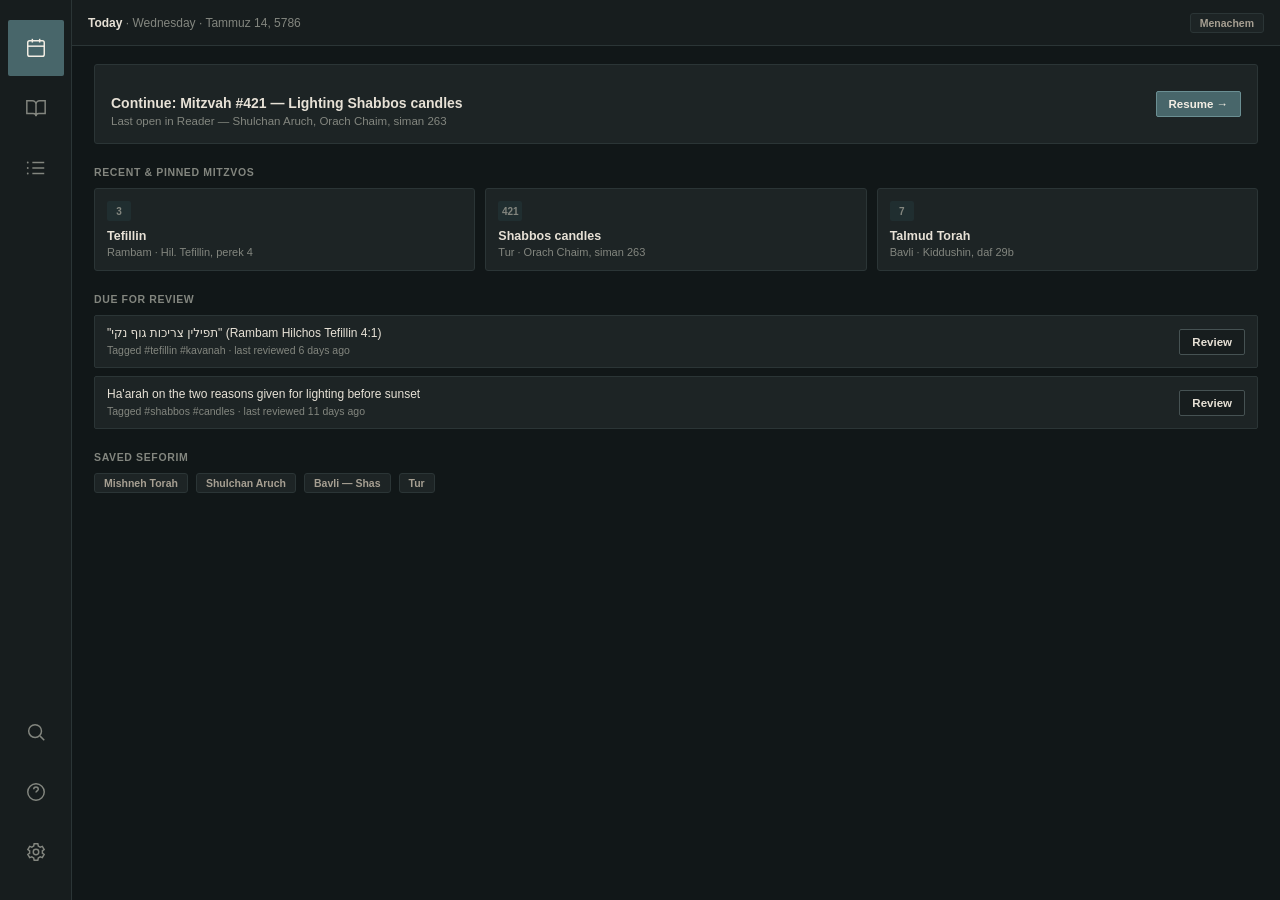
<file: mockup/today.html>
<!DOCTYPE html>
<html lang="en">
<head>
<meta charset="utf-8" />
<meta name="viewport" content="width=device-width, initial-scale=1" />
<title>TaryagNotes — Today (UI reference, placeholder data)</title>
<link rel="stylesheet" href="mockup.css" />
<style>
  .today-grid{ display: grid; grid-template-columns: repeat(3, minmax(0,1fr)); gap: 10px; }
  .mitzvah-card{
    border: 1px solid var(--border-subtle);
    background: var(--bg-surface-raised);
    border-radius: var(--radius-m);
    padding: 12px;
  }
  .mitzvah-card .num{
    display: inline-flex; align-items: center; justify-content: center;
    width: 24px; height: 20px; border-radius: var(--radius-s);
    background: var(--bg-hover); color: var(--text-muted);
    font-size: 10px; font-weight: 700; margin-bottom: 8px;
  }
  .mitzvah-card h4{ margin: 0 0 3px; font-size: 12.5px; }
  .mitzvah-card p{ margin: 0; font-size: 11px; color: var(--text-muted); }
  .resume-card{
    display: flex; align-items: center; justify-content: space-between; gap: 12px;
    border: 1px solid var(--border-subtle);
    background: var(--bg-surface-raised);
    border-radius: var(--radius-m);
    padding: 16px;
    margin-bottom: 18px;
  }
  .resume-card h3{ font-size: 14px; margin-bottom: 4px; }
  .resume-card p{ font-size: 11.5px; color: var(--text-muted); margin: 0; }
  .section-label{ font-size: 10.5px; font-weight: 700; letter-spacing: .06em; text-transform: uppercase; color: var(--text-muted); margin: 22px 0 10px; }
  .section-label:first-child{ margin-top: 0; }
  .review-row{
    display: flex; align-items: center; justify-content: space-between; gap: 10px;
    border: 1px solid var(--border-subtle);
    background: var(--bg-surface-raised);
    border-radius: var(--radius-s);
    padding: 10px 12px;
    margin-bottom: 8px;
  }
  .review-row p{ margin: 0 0 2px; font-size: 12px; color: var(--text-primary); }
  .review-row span{ font-size: 10.5px; color: var(--text-muted); }
</style>
</head>
<body>
  <div class="app-shell">
    <nav class="app-rail" aria-label="Primary">
      <div class="rail-group">
        <div class="rail-item is-active" title="Home">
          <svg viewBox="0 0 24 24" fill="none" stroke="currentColor" stroke-width="1.6"><rect x="3" y="4" width="18" height="17" rx="2"/><line x1="16" y1="2" x2="16" y2="6"/><line x1="8" y1="2" x2="8" y2="6"/><line x1="3" y1="10" x2="21" y2="10"/></svg>
        </div>
        <div class="rail-item" title="Learning text">
          <svg viewBox="0 0 24 24" fill="none" stroke="currentColor" stroke-width="1.6"><path d="M2 4h6a4 4 0 0 1 4 4v13a3 3 0 0 0-3-3H2z M22 4h-6a4 4 0 0 0-4 4v13a3 3 0 0 1 3-3h7z"/></svg>
        </div>
        <div class="rail-item" title="Taryag">
          <svg viewBox="0 0 24 24" fill="none" stroke="currentColor" stroke-width="1.6"><line x1="8" y1="6" x2="21" y2="6"/><line x1="8" y1="12" x2="21" y2="12"/><line x1="8" y1="18" x2="21" y2="18"/><circle cx="3" cy="6" r="1" fill="currentColor" stroke="none"/><circle cx="3" cy="12" r="1" fill="currentColor" stroke="none"/><circle cx="3" cy="18" r="1" fill="currentColor" stroke="none"/></svg>
        </div>
      </div>
      <div class="rail-group">
        <div class="rail-item" title="Search Library">
          <svg viewBox="0 0 24 24" fill="none" stroke="currentColor" stroke-width="1.6"><circle cx="11" cy="11" r="7"/><line x1="21" y1="21" x2="16.5" y2="16.5"/></svg>
        </div>
        <div class="rail-item" title="User guide">
          <svg viewBox="0 0 24 24" fill="none" stroke="currentColor" stroke-width="1.6"><circle cx="12" cy="12" r="9"/><path d="M9.5 9a2.5 2.5 0 0 1 5 0c0 1.5-2.5 2-2.5 3.5"/><line x1="12" y1="16.5" x2="12" y2="16.6"/></svg>
        </div>
        <div class="rail-item" title="Settings">
          <svg viewBox="0 0 24 24" fill="none" stroke="currentColor" stroke-width="1.6"><circle cx="12" cy="12" r="3"/><path d="M19 12a7 7 0 0 0-.1-1.2l2-1.5-2-3.4-2.3.9a7 7 0 0 0-2-1.2L14 3h-4l-.6 2.6a7 7 0 0 0-2 1.2l-2.3-.9-2 3.4 2 1.5A7 7 0 0 0 5 12a7 7 0 0 0 .1 1.2l-2 1.5 2 3.4 2.3-.9a7 7 0 0 0 2 1.2L10 21h4l.6-2.6a7 7 0 0 0 2-1.2l2.3.9 2-3.4-2-1.5A7 7 0 0 0 19 12Z"/></svg>
        </div>
      </div>
    </nav>

    <div class="app-main">
      <div class="app-topbar">
        <span class="crumb"><strong>Today</strong> · Wednesday · Tammuz 14, 5786</span>
        <span class="chip">Menachem</span>
      </div>

      <div class="app-body scroll-y" style="padding: 18px 22px; display:block;">
        <div class="resume-card">
          <div>
            <h3>Continue: Mitzvah #421 — Lighting Shabbos candles</h3>
            <p>Last open in Reader — Shulchan Aruch, Orach Chaim, siman 263</p>
          </div>
          <button class="mock-btn is-primary">Resume →</button>
        </div>

        <div class="section-label">Recent &amp; pinned mitzvos</div>
        <div class="today-grid">
          <div class="mitzvah-card"><span class="num">3</span><h4>Tefillin</h4><p>Rambam · Hil. Tefillin, perek 4</p></div>
          <div class="mitzvah-card"><span class="num">421</span><h4>Shabbos candles</h4><p>Tur · Orach Chaim, siman 263</p></div>
          <div class="mitzvah-card"><span class="num">7</span><h4>Talmud Torah</h4><p>Bavli · Kiddushin, daf 29b</p></div>
        </div>

        <div class="section-label">Due for review</div>
        <div class="review-row">
          <div>
            <p>"תפילין צריכות גוף נקי" (Rambam Hilchos Tefillin 4:1)</p>
            <span>Tagged #tefillin #kavanah · last reviewed 6 days ago</span>
          </div>
          <button class="mock-btn">Review</button>
        </div>
        <div class="review-row">
          <div>
            <p>Ha'arah on the two reasons given for lighting before sunset</p>
            <span>Tagged #shabbos #candles · last reviewed 11 days ago</span>
          </div>
          <button class="mock-btn">Review</button>
        </div>

        <div class="section-label">Saved seforim</div>
        <div style="display:flex; gap:8px; flex-wrap:wrap;">
          <span class="chip">Mishneh Torah</span>
          <span class="chip">Shulchan Aruch</span>
          <span class="chip">Bavli — Shas</span>
          <span class="chip">Tur</span>
        </div>
      </div>
    </div>
  </div>
</body>
</html>
</file>
<file: css/style.css>
/* TaryagNotes public site
   Palette and type pulled directly from the app's own design tokens
   (Resources/Styles/Colors.axaml, Tokens.axaml) — a flat charcoal-gray
   desktop UI with a neutral, deliberately non-colorful accent, and exactly
   one warm exception: the Reader's cream/parchment reading surface. */

:root{
  /* Chrome */
  --bg-app: #111718;
  --bg-chrome: #171D1E;
  --bg-surface: #171D1E;
  --bg-surface-raised: #1D2425;
  --bg-hover: #202E30;
  --bg-selected: #263B3E;

  /* Text */
  --text-primary: #E7E1D6;
  --text-secondary: #A69F92;
  --text-muted: #83867F;

  /* Borders */
  --border-subtle: #2B3536;
  --border-strong: #465253;
  --divider: #2B3536;

  /* Accent — neutral gray, not colorful, per the app's own intent */
  --accent: #48666A;
  --accent-hover: #55777B;
  --accent-fg: #F3EEE4;
  --focus: #6B8F93;

  /* Paper / reader — the one warm element, used sparingly */
  --paper: #F0E4CB;
  --paper-alt: #E6D8BB;
  --paper-soft: #F0E4CB;
  --border-paper: #CDBD9D;
  --text-on-paper: #2A2722;
  --text-on-paper-secondary: #686055;
  --reader-link: #8A5A0A;
  --reader-link-hover: #6F4608;
  --reader-selection: rgba(185, 133, 58, .4);

  /* Feedback — muted, used sparingly */
  --success: #6F956C;
  --warning: #B58A45;
  --danger: #C16E66;

  --radius-s: 8px;
  --radius-m: 10px;
  --radius-l: 14px;
  --radius-xl: 18px;
  --container: 1160px;
  --shadow: 0 22px 60px rgba(0,0,0,.5);
}

*{ box-sizing: border-box; }
html{ scroll-behavior: smooth; }

body{
  margin: 0;
  font-family: "Segoe UI", "Nirmala UI", Arial, "Noto Sans Hebrew", system-ui, sans-serif;
  background: var(--bg-app);
  color: var(--text-primary);
  -webkit-font-smoothing: antialiased;
}

h1,h2,h3,h4{
  margin: 0;
  font-weight: 700;
  letter-spacing: 0;
  color: var(--text-primary);
}

p{ margin: 0; }
a{ color: inherit; }
img{ max-width: 100%; display: block; }

.container{
  max-width: var(--container);
  margin: 0 auto;
  padding: 0 20px;
}

.skip-link{
  position: fixed;
  top: -100px;
  left: .75rem;
  z-index: 9999;
  padding: .5rem .9rem;
  border-radius: var(--radius-s);
  background: var(--paper);
  color: var(--text-on-paper);
  font-weight: 700;
  text-decoration: none;
}
.skip-link:focus{ top: .75rem; }

.eyebrow{
  margin: 0 0 .6rem;
  color: var(--text-secondary);
  font-weight: 700;
  font-size: .74rem;
  letter-spacing: .12em;
  text-transform: uppercase;
}

/* ---------------------------------------------------------------- */
/* Nav                                                                */
/* ---------------------------------------------------------------- */

.site-nav{
  position: sticky;
  top: 0;
  z-index: 50;
  background: rgba(24,24,24,.92);
  backdrop-filter: blur(10px);
  border-bottom: 1px solid var(--divider);
}
.nav-row{
  display: flex;
  align-items: center;
  justify-content: space-between;
  height: 60px;
  gap: 1rem;
}
.brand{
  display: flex;
  align-items: center;
  gap: .6rem;
  text-decoration: none;
  color: var(--text-primary);
  min-width: 0;
}
.brand-mark{
  width: 32px;
  height: 32px;
  flex: none;
  display: inline-flex;
  align-items: center;
  justify-content: center;
  border-radius: var(--radius-s);
  background: var(--accent);
  color: var(--accent-fg);
  font-weight: 700;
  border: 1px solid var(--border-strong);
}
.brand-title{ font-weight: 700; font-size: 1rem; white-space: nowrap; }
.brand-sub{
  margin-left: .5rem;
  padding-left: .65rem;
  border-left: 1px solid var(--border-subtle);
  color: var(--text-muted);
  font-size: .84rem;
  white-space: nowrap;
}

.nav-links{
  display: flex;
  align-items: center;
  gap: 1.3rem;
  list-style: none;
  margin: 0;
  padding: 0;
}
.nav-links a{
  color: var(--text-secondary);
  text-decoration: none;
  font-size: .9rem;
  font-weight: 600;
}
.nav-links a:hover,
.nav-links a:focus{ color: var(--text-primary); }

.nav-toggle{
  display: none;
  background: none;
  border: 1px solid var(--border-subtle);
  border-radius: var(--radius-s);
  color: var(--text-primary);
  width: 38px;
  height: 38px;
  align-items: center;
  justify-content: center;
}

/* ---------------------------------------------------------------- */
/* Buttons                                                            */
/* ---------------------------------------------------------------- */

.btn{
  display: inline-flex;
  align-items: center;
  gap: .5rem;
  border-radius: 999px;
  padding: .6rem 1.05rem;
  font-weight: 700;
  font-size: .9rem;
  text-decoration: none;
  border: 1px solid transparent;
  cursor: pointer;
}
.btn svg{ width: 16px; height: 16px; flex: none; }
.btn-accent{
  color: var(--accent-fg);
  background: var(--accent);
  border-color: var(--border-strong);
}
.btn-accent:hover{ background: var(--accent-hover); }
.btn-ghost{
  color: var(--text-primary);
  border-color: var(--border-subtle);
  background: rgba(255,255,255,.02);
}
.btn-ghost:hover{ border-color: var(--border-strong); background: var(--bg-hover); }

/* ---------------------------------------------------------------- */
/* Hero                                                               */
/* ---------------------------------------------------------------- */

.hero{
  padding: 4.5rem 0 3.5rem;
  border-bottom: 1px solid var(--divider);
  background:
    radial-gradient(760px 420px at 85% -10%, rgba(251,241,222,.05), transparent 60%),
    var(--bg-app);
}
.hero-title{
  max-width: 760px;
  font-size: clamp(2rem, 3.6vw, 3.1rem);
  line-height: 1.12;
  margin-bottom: 1rem;
}
.hero-title .accent-word{ color: var(--paper); }
.hero-lede{
  max-width: 640px;
  color: var(--text-secondary);
  font-size: clamp(1rem, 1.1vw, 1.08rem);
  line-height: 1.6;
  margin-bottom: 1.6rem;
}
.hero-actions{
  display: flex;
  flex-wrap: wrap;
  gap: .75rem;
  margin-bottom: 1.75rem;
}
.hero-proof{
  display: flex;
  flex-wrap: wrap;
  gap: .5rem;
}
.pill{
  display: inline-flex;
  align-items: center;
  gap: .45rem;
  border: 1px solid var(--border-subtle);
  border-radius: 999px;
  background: var(--bg-surface);
  color: var(--text-secondary);
  padding: .42rem .75rem;
  font-weight: 600;
  font-size: .82rem;
}
.pill svg{ width: 14px; height: 14px; color: var(--text-muted); }

.band{
  padding: .85rem 0;
  border-bottom: 1px solid var(--divider);
  background: var(--bg-chrome);
}
.band-row{
  display: flex;
  flex-wrap: wrap;
  justify-content: center;
  gap: .5rem;
}

/* ---------------------------------------------------------------- */
/* Sections                                                           */
/* ---------------------------------------------------------------- */

.section{
  padding: 3.75rem 0;
  border-bottom: 1px solid var(--divider);
}
.section-alt{ background: var(--bg-chrome); }
.section-head{
  max-width: 700px;
  margin: 0 auto 2.25rem;
  text-align: center;
}
.section-title{
  font-size: clamp(1.7rem, 2.4vw, 2.35rem);
  line-height: 1.14;
  margin-bottom: .65rem;
}
.section-sub{
  color: var(--text-secondary);
  font-size: 1rem;
  line-height: 1.6;
}

.grid-3{
  display: grid;
  grid-template-columns: repeat(3, minmax(0,1fr));
  gap: 1.25rem;
}
.card{
  padding: 1.25rem;
  border-radius: var(--radius-l);
  border: 1px solid var(--border-subtle);
  background: var(--bg-surface-raised);
}
.card h3{ font-size: 1.08rem; margin-bottom: .5rem; }
.card p{ color: var(--text-secondary); line-height: 1.55; font-size: .96rem; }
.icon-badge{
  width: 40px;
  height: 40px;
  display: flex;
  align-items: center;
  justify-content: center;
  margin-bottom: .85rem;
  border-radius: var(--radius-s);
  background: var(--bg-hover);
  border: 1px solid var(--border-subtle);
  color: var(--text-secondary);
}
.icon-badge svg{ width: 20px; height: 20px; }

/* ---------------------------------------------------------------- */
/* Mental-model flow                                                  */
/* ---------------------------------------------------------------- */

.flow{
  display: flex;
  flex-wrap: wrap;
  align-items: stretch;
  justify-content: center;
  gap: .4rem;
}
.flow-step{
  flex: 1 1 170px;
  max-width: 210px;
  padding: 1.1rem 1rem;
  border-radius: var(--radius-l);
  border: 1px solid var(--border-subtle);
  background: var(--bg-surface-raised);
  text-align: center;
}
.flow-step .flow-index{
  display: inline-flex;
  align-items: center;
  justify-content: center;
  width: 26px;
  height: 26px;
  border-radius: 999px;
  background: var(--accent);
  color: var(--accent-fg);
  font-weight: 700;
  font-size: .82rem;
  margin-bottom: .6rem;
}
.flow-step h3{ font-size: .98rem; margin-bottom: .4rem; }
.flow-step p{ color: var(--text-muted); font-size: .84rem; line-height: 1.45; }
.flow-arrow{
  display: flex;
  align-items: center;
  justify-content: center;
  color: var(--border-strong);
  font-size: 1.3rem;
  padding: 0 .1rem;
}

.flow-detail{
  max-width: 780px;
  margin: 2rem auto 0;
  display: flex;
  flex-direction: column;
  gap: .9rem;
}
.flow-detail-row{
  display: flex;
  gap: .85rem;
  align-items: baseline;
  color: var(--text-secondary);
  font-size: .94rem;
  line-height: 1.55;
}
.flow-detail-row strong{ color: var(--text-primary); flex: none; min-width: 82px; }

/* ---------------------------------------------------------------- */
/* Notes deep-dive / quote convention                                 */
/* ---------------------------------------------------------------- */

.feature-split{
  display: grid;
  grid-template-columns: minmax(280px,1fr) minmax(300px,1fr);
  gap: 2.25rem;
  align-items: center;
}
.bullets{
  list-style: none;
  margin: 1.1rem 0 0;
  padding: 0;
  display: flex;
  flex-direction: column;
  gap: .6rem;
}
.bullets li{
  display: flex;
  align-items: flex-start;
  gap: .6rem;
  color: var(--text-secondary);
  line-height: 1.5;
  font-size: .96rem;
}
.bullets svg{ width: 15px; height: 15px; margin-top: .3rem; flex: none; color: var(--text-muted); }

.quote-demo{
  border-radius: var(--radius-l);
  border: 1px solid var(--border-subtle);
  background: var(--bg-surface-raised);
  overflow: hidden;
}
.quote-demo-row{ padding: 1rem 1.15rem; }
.quote-demo-label{
  font-size: .72rem;
  font-weight: 700;
  letter-spacing: .08em;
  text-transform: uppercase;
  color: var(--text-muted);
  margin-bottom: .5rem;
}
.quote-demo-typed{
  font-family: "Cascadia Mono", Consolas, monospace;
  font-size: .88rem;
  color: var(--text-secondary);
  background: var(--bg-app);
  border: 1px solid var(--border-subtle);
  border-radius: var(--radius-s);
  padding: .7rem .85rem;
}
.quote-demo-arrow{
  text-align: center;
  color: var(--text-muted);
  padding: .1rem 0;
}
.quote-demo-rendered{
  border-top: 1px solid var(--border-subtle);
  background: var(--bg-surface);
}
.rendered-quote{
  border-right: 3px solid var(--text-muted);
  padding: .3rem .9rem;
  margin: 0 0 .35rem;
}
.rendered-quote p{ color: var(--text-primary); font-size: .96rem; line-height: 1.55; }
.rendered-source{
  color: var(--reader-link);
  font-size: .82rem;
  font-style: italic;
  padding-right: .9rem;
}

/* ---------------------------------------------------------------- */
/* Live UI reference — fake window chrome around embedded mockups    */
/* ---------------------------------------------------------------- */

.window-frame{
  border-radius: var(--radius-l);
  border: 1px solid var(--border-subtle);
  background: var(--bg-chrome);
  overflow: hidden;
  box-shadow: var(--shadow);
}
.window-titlebar{
  display: flex;
  align-items: center;
  gap: .5rem;
  padding: .6rem .75rem;
  background: var(--bg-chrome);
  border-bottom: 1px solid var(--divider);
}
.window-dot{
  width: 10px;
  height: 10px;
  border-radius: 999px;
  background: var(--border-strong);
}
.window-titlebar span{
  margin-left: .5rem;
  color: var(--text-muted);
  font-size: .8rem;
  font-weight: 600;
}
.window-frame iframe{
  display: block;
  width: 100%;
  height: 480px;
  border: 0;
  background: var(--bg-surface);
}

.mockup-tabs{
  display: flex;
  gap: .5rem;
  justify-content: center;
  margin-bottom: 1.5rem;
  flex-wrap: wrap;
}
.mockup-tab{
  border: 1px solid var(--border-subtle);
  background: var(--bg-surface-raised);
  color: var(--text-secondary);
  border-radius: 999px;
  padding: .45rem .95rem;
  font-size: .86rem;
  font-weight: 600;
  cursor: pointer;
}
.mockup-tab[aria-selected="true"]{
  background: var(--accent);
  color: var(--accent-fg);
  border-color: var(--border-strong);
}
.mockup-panel{ display: none; }
.mockup-panel.is-active{ display: block; }
.mockup-caption{
  text-align: center;
  color: var(--text-muted);
  font-size: .86rem;
  margin-top: .85rem;
}

/* ---------------------------------------------------------------- */
/* Workflow GIF placeholder                                           */
/* ---------------------------------------------------------------- */

.gif-placeholder{
  max-width: 780px;
  margin: 0 auto;
  border: 1px dashed var(--border-strong);
  border-radius: var(--radius-l);
  background: var(--bg-surface-raised);
  padding: 2.5rem 1.5rem;
  text-align: center;
  color: var(--text-muted);
}
.gif-placeholder svg{ width: 34px; height: 34px; margin-bottom: .75rem; color: var(--text-muted); }
.gif-placeholder p{ font-size: .92rem; line-height: 1.6; }
.gif-placeholder p + p{ margin-top: .4rem; }

/* ---------------------------------------------------------------- */
/* Status                                                             */
/* ---------------------------------------------------------------- */

.status-grid{
  display: grid;
  grid-template-columns: minmax(0,1.15fr) minmax(300px,.85fr);
  gap: 2rem;
  align-items: start;
}
.panel{
  border-radius: var(--radius-l);
  border: 1px solid var(--border-subtle);
  background: var(--bg-surface-raised);
  padding: 1.25rem;
}
.panel h3{ font-size: 1.05rem; margin-bottom: .9rem; }
.status-list{
  list-style: none;
  margin: 0 0 1rem;
  padding: 0;
  display: flex;
  flex-direction: column;
  gap: .6rem;
}
.status-list li{
  display: flex;
  justify-content: space-between;
  gap: 1rem;
  padding-bottom: .6rem;
  border-bottom: 1px solid var(--divider);
  color: var(--text-secondary);
  font-size: .92rem;
}
.status-list strong{ color: var(--text-primary); white-space: nowrap; font-weight: 700; }

/* ---------------------------------------------------------------- */
/* Footer                                                             */
/* ---------------------------------------------------------------- */

.footer{
  padding: 1.25rem 0;
  background: var(--bg-chrome);
}
.footer-row{
  display: flex;
  flex-wrap: wrap;
  justify-content: space-between;
  align-items: center;
  gap: .6rem;
}
.footer small{ color: var(--text-muted); }
.link-soft{
  color: var(--text-secondary);
  text-decoration: none;
  font-weight: 600;
  font-size: .92rem;
  display: inline-flex;
  align-items: center;
  gap: .4rem;
}
.link-soft:hover{ color: var(--text-primary); }
.link-soft svg{ width: 16px; height: 16px; }

/* ---------------------------------------------------------------- */
/* Responsive                                                        */
/* ---------------------------------------------------------------- */

@media (max-width: 900px){
  .grid-3{ grid-template-columns: 1fr; }
  .feature-split{ grid-template-columns: 1fr; }
  .status-grid{ grid-template-columns: 1fr; }
  .flow{ flex-direction: column; align-items: stretch; }
  .flow-step{ max-width: none; }
  .flow-arrow{ transform: rotate(90deg); padding: .2rem 0; }
}

@media (max-width: 720px){
  .nav-links{
    position: absolute;
    top: 60px;
    left: 0;
    right: 0;
    flex-direction: column;
    align-items: flex-start;
    gap: 0;
    background: var(--bg-chrome);
    border-bottom: 1px solid var(--divider);
    padding: .5rem 20px 1rem;
    display: none;
  }
  .nav-links.is-open{ display: flex; }
  .nav-links li{ width: 100%; padding: .55rem 0; border-bottom: 1px solid var(--divider); }
  .nav-toggle{ display: inline-flex; }
}

@media (max-width: 560px){
  .hero{ padding: 3.25rem 0 2.75rem; }
  .section{ padding: 2.75rem 0; }
  .window-frame iframe{ height: 360px; }
}
</file>
<file: mockup/mockup.css>
/* Shared "app shell" styling for the TaryagNotes UI mockups.
   Values match Resources/Styles/Colors.axaml / Tokens.axaml exactly —
   these pages are a layout recreation with placeholder data, not a
   screenshot, so they can be embedded live and stay crisp at any zoom.
   Refreshed 2026-07-22 against the live palette + the "precision-driven
   scholarly desktop" facelift (near-square 2px radius, not soft pills). */

:root{
  --bg-app: #111718;
  --bg-chrome: #171D1E;
  --bg-surface: #171D1E;
  --bg-surface-raised: #1D2425;
  --bg-hover: #202E30;
  --bg-pressed: #101A1B;
  --bg-selected: #263B3E;

  --text-primary: #E7E1D6;
  --text-secondary: #A69F92;
  --text-muted: #83867F;

  --border-subtle: #2B3536;
  --border-strong: #465253;
  --divider: #2B3536;
  --border-active: #6B8F93;

  --accent: #48666A;
  --accent-hover: #55777B;
  --accent-fg: #F3EEE4;

  --paper: #F0E4CB;
  --paper-alt: #E6D8BB;
  --border-paper: #CDBD9D;
  --text-on-paper: #2A2722;
  --text-on-paper-secondary: #686055;
  --text-on-paper-muted: #867B6F;
  --reader-link: #8A5A0A;
  --reader-selection: rgba(185, 133, 58, .4);

  --editor-bg: #1D2425;
  --editor-shell: #1D2425;

  --mitzvah-positive: #6F956C;
  --mitzvah-notes: #72889A;

  /* Radius scale — near-square, not soft pills */
  --radius-s: 2px;
  --radius-m: 3px;
  --radius-overlay: 4px;
}

*{ box-sizing: border-box; }

html, body{
  margin: 0;
  height: 100%;
  background: var(--bg-app);
  color: var(--text-primary);
  font-family: "Segoe UI", "Nirmala UI", Arial, "Noto Sans Hebrew", system-ui, sans-serif;
  font-size: 13px;
  -webkit-font-smoothing: antialiased;
}

.app-shell{
  display: flex;
  height: 100vh;
  min-height: 480px;
  overflow: hidden;
}

/* Left rail navigation, shared across all mockups. Matches the real app 1:1:
   Height.NavDock (56px) square icon buttons, Radius.S (2px) corners, a top
   cluster of mode switches and a bottom cluster of utility actions — no
   text labels (the real rail is icon-only, tooltip on hover). */
.app-rail{
  flex: none;
  width: 72px;
  background: var(--bg-chrome);
  border-right: 1px solid var(--divider);
  display: flex;
  flex-direction: column;
  padding: 20px 8px;
}
.rail-group{ display: flex; flex-direction: column; gap: 4px; }
.rail-group + .rail-group{ margin-top: auto; }
.rail-item{
  width: 56px;
  height: 56px;
  border-radius: var(--radius-s);
  display: flex;
  align-items: center;
  justify-content: center;
  color: var(--text-muted);
  background: transparent;
}
.rail-item svg{ width: 22px; height: 22px; }
.rail-item.is-active{
  background: var(--accent);
  color: var(--accent-fg);
}

.app-main{
  flex: 1;
  min-width: 0;
  display: flex;
  flex-direction: column;
}

.app-topbar{
  flex: none;
  height: 46px;
  display: flex;
  align-items: center;
  justify-content: space-between;
  padding: 0 16px;
  background: var(--bg-chrome);
  border-bottom: 1px solid var(--divider);
  color: var(--text-secondary);
  font-size: 12px;
}
.app-topbar .crumb{ color: var(--text-muted); }
.app-topbar .crumb strong{ color: var(--text-primary); font-weight: 600; }

.app-body{
  flex: 1;
  min-height: 0;
  display: flex;
  overflow: hidden;
}

.scroll-y{ overflow-y: auto; }

/* Generic list-row look, reused for mitzvah rows / note rows / chapters */
.row-list{ display: flex; flex-direction: column; }
.list-row{
  display: flex;
  align-items: center;
  gap: 10px;
  padding: 9px 14px;
  border-bottom: 1px solid var(--divider);
  color: var(--text-secondary);
  cursor: default;
}
.list-row.is-selected{ background: var(--bg-selected); color: var(--text-primary); }
.list-row .row-badge{
  flex: none;
  width: 26px;
  height: 22px;
  border-radius: var(--radius-m);
  background: var(--bg-hover);
  color: var(--text-muted);
  display: flex;
  align-items: center;
  justify-content: center;
  font-size: 10px;
  font-weight: 700;
}
.list-row.is-selected .row-badge{ background: var(--accent); color: var(--accent-fg); }
.list-row .row-title{ font-size: 12.5px; font-weight: 600; color: var(--text-primary); }
.list-row .row-sub{ font-size: 11px; color: var(--text-muted); }

.panel-heading{
  padding: 10px 14px;
  font-size: 10.5px;
  font-weight: 700;
  letter-spacing: .06em;
  text-transform: uppercase;
  color: var(--text-muted);
  border-bottom: 1px solid var(--divider);
}

.chip{
  display: inline-flex;
  align-items: center;
  gap: 4px;
  border-radius: var(--radius-m);
  border: 1px solid var(--border-subtle);
  background: var(--bg-surface-raised);
  color: var(--text-secondary);
  padding: 3px 9px;
  font-size: 10.5px;
  font-weight: 600;
}

.mock-btn{
  border-radius: var(--radius-s);
  border: 1px solid var(--border-strong);
  background: var(--bg-surface);
  color: var(--text-primary);
  padding: 6px 12px;
  font-size: 11.5px;
  font-weight: 600;
}
.mock-btn.is-primary{ background: var(--accent); color: var(--accent-fg); border-color: var(--border-active); }
</file>
